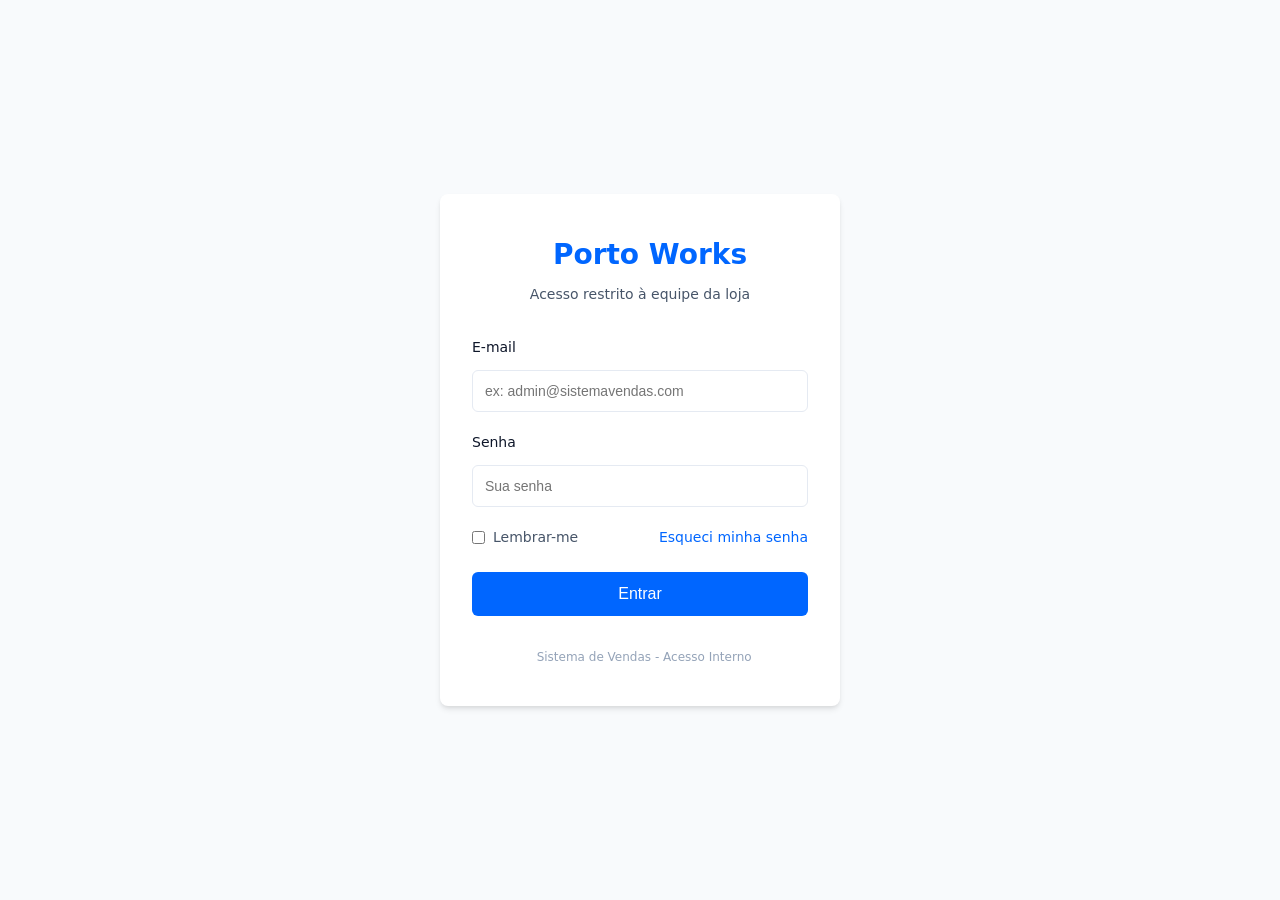
<file: frontend/index.html>
<!DOCTYPE html>
<html lang="pt-BR">
<head>
    <meta charset="UTF-8">
    <meta http-equiv="refresh" content="0; url=login.html">
    <title>Redirecionando...</title>
</head>
<body>
    <p>Redirecionando para o <a href="login.html">Login</a>...</p>
</body>
</html>
</file>
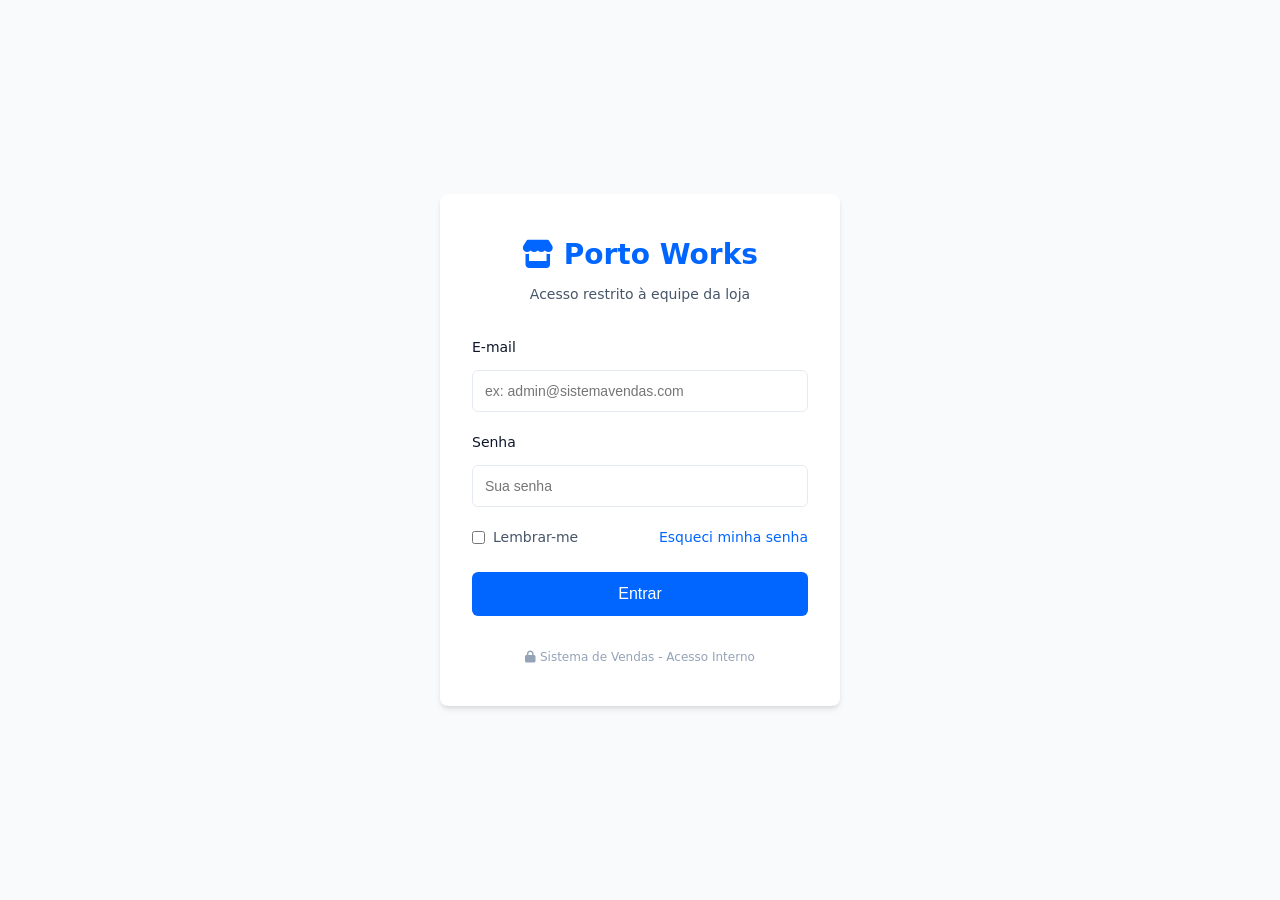
<file: frontend/login.html>
<!DOCTYPE html>
<html lang="pt-BR">
<head>
    <meta charset="UTF-8">
    <meta name="viewport" content="width=device-width, initial-scale=1.0">
    <title>Login - Sistema de Vendas</title>
    <!-- Use FontAwesome for icons like the rest of the project -->
    <link rel="stylesheet" href="https://cdnjs.cloudflare.com/ajax/libs/font-awesome/6.4.0/css/all.min.css">
    <link rel="stylesheet" href="css/main.css">
    <link rel="stylesheet" href="css/components.css">
    <style>
        body {
            display: flex;
            align-items: center;
            justify-content: center;
            height: 100vh;
            background-color: var(--bg-color);
            margin: 0;
            padding: 1rem;
        }
        .login-container {
            background-color: var(--card-bg);
            border-radius: var(--radius-lg);
            box-shadow: var(--shadow-md);
            width: 100%;
            max-width: 400px;
            padding: 2.5rem 2rem;
            text-align: center;
        }
        .login-header {
            margin-bottom: 2rem;
        }
        .login-header h1 {
            color: var(--primary-color);
            font-size: 1.75rem;
            margin-bottom: 0.5rem;
        }
        .login-header p {
            color: var(--text-secondary);
            font-size: 0.875rem;
        }
        .form-group {
            margin-bottom: 1.25rem;
            text-align: left;
        }
        .form-group label {
            display: block;
            margin-bottom: 0.5rem;
            color: var(--text-primary);
            font-weight: 500;
        }
        .form-control {
            width: 100%;
            padding: 0.75rem;
            border: 1px solid var(--border-color);
            border-radius: var(--radius-md);
            outline: none;
            transition: border-color var(--transition-speed);
        }
        .form-control:focus {
            border-color: var(--primary-color);
        }
        .login-options {
            display: flex;
            justify-content: space-between;
            align-items: center;
            margin-bottom: 1.5rem;
            font-size: 0.875rem;
        }
        .checkbox-group {
            display: flex;
            align-items: center;
            gap: 0.5rem;
            color: var(--text-secondary);
        }
        .forgot-password {
            color: var(--primary-color);
            text-decoration: none;
        }
        .forgot-password:hover {
            text-decoration: underline;
        }
        .btn-primary {
            width: 100%;
            padding: 0.75rem;
            font-size: 1rem;
        }
        .error-message {
            color: var(--danger-color);
            font-size: 0.875rem;
            margin-top: 1rem;
            display: none; /* Show when there is an error */
        }
        .internal-access-note {
            margin-top: 2rem;
            font-size: 0.75rem;
            color: var(--text-muted);
        }
    </style>
</head>
<body>

    <div class="login-container">
        <div class="login-header">
            <h1><i class="fas fa-store"></i> Porto Works</h1>
            <p>Acesso restrito à equipe da loja</p>
        </div>

        <!-- O form aponta temporariamente para o dashboard de forma visual -->
        <form action="pages/dashboard.html" method="GET">
            <div class="form-group">
                <label for="email">E-mail</label>
                <input type="email" id="email" class="form-control" placeholder="ex: admin@sistemavendas.com" required>
            </div>
            
            <div class="form-group">
                <label for="senha">Senha</label>
                <input type="password" id="senha" class="form-control" placeholder="Sua senha" required>
            </div>

            <div class="login-options">
                <label class="checkbox-group">
                    <input type="checkbox" name="lembrar">
                    Lembrar-me
                </label>
                <a href="#" class="forgot-password">Esqueci minha senha</a>
            </div>

            <button type="submit" class="btn btn-primary">Entrar</button>

            <!-- Espaço reservado para mensagem de erro no futuro -->
            <div class="error-message">
                E-mail ou senha incorretos.
            </div>
        </form>

        <div class="internal-access-note">
            <i class="fas fa-lock"></i> Sistema de Vendas - Acesso Interno
        </div>
    </div>

</body>
</html>
</file>
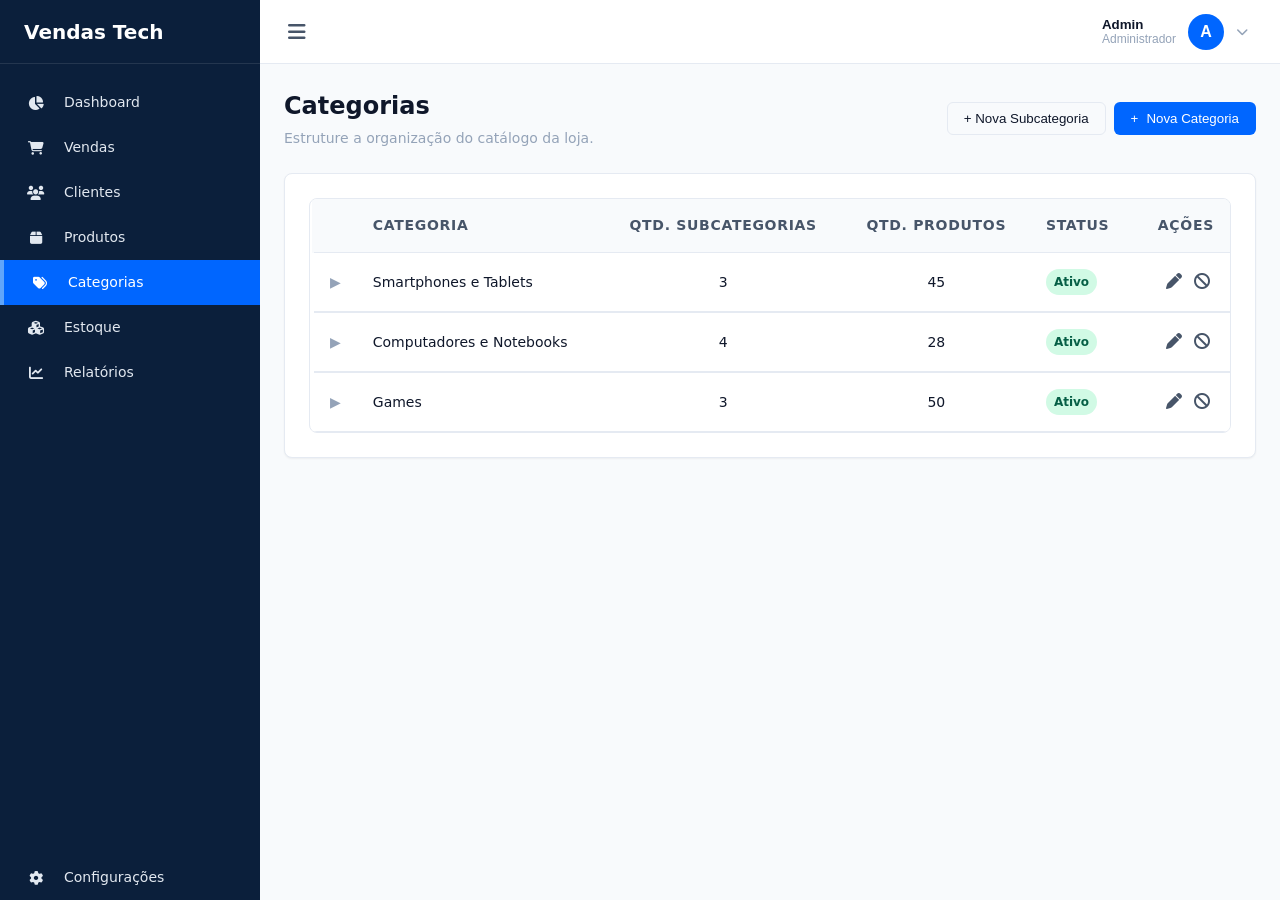
<file: frontend/pages/categorias.html>
<!DOCTYPE html>
<html lang="pt-BR">
<head>
    <meta charset="UTF-8">
    <meta name="viewport" content="width=device-width, initial-scale=1.0">
    <title>Categorias - Sistema de Vendas</title>
    <link rel="stylesheet" href="../css/main.css">
    <link rel="stylesheet" href="../css/layout.css">
    <link rel="stylesheet" href="../css/components.css">
    <link rel="stylesheet" href="../css/pages.css">
    <style>
        .category-row {
            cursor: pointer;
            background-color: var(--card-bg);
            border-left: 4px solid transparent;
            transition: all 0.2s;
        }
        .category-row:hover {
            border-left-color: var(--primary-color);
        }
        .subcategory-container {
            display: none;
            background-color: var(--bg-color);
            padding: 1rem 2rem;
            border-bottom: 1px solid var(--border-color);
        }
        .subcategory-container.show {
            display: block;
        }
        .subcat-list {
            margin-top: 0.5rem;
            list-style: none;
        }
        .subcat-list li {
            padding: 0.75rem;
            border-bottom: 1px dashed var(--border-color);
            display: flex;
            justify-content: space-between;
            align-items: center;
        }
        .subcat-list li:last-child {
            border-bottom: none;
        }
    </style>
    <link rel="stylesheet" href="https://cdnjs.cloudflare.com/ajax/libs/font-awesome/6.4.0/css/all.min.css">
</head>
<body>
    <div class="app-container">
        <!-- Sidebar -->
        <aside class="sidebar" id="sidebar">
            <div class="sidebar-header">
                <span>Vendas Tech</span>
            </div>
            <nav class="sidebar-nav">
                <ul>
                    <li><a href="dashboard.html" class="nav-item"><span class="nav-icon"><i class="fas fa-chart-pie"></i></span><span>Dashboard</span></a></li>
                    <li><a href="vendas.html" class="nav-item"><span class="nav-icon"><i class="fas fa-shopping-cart"></i></span><span>Vendas</span></a></li>
                    <li><a href="clientes.html" class="nav-item"><span class="nav-icon"><i class="fas fa-users"></i></span><span>Clientes</span></a></li>
                    <li><a href="produtos.html" class="nav-item"><span class="nav-icon"><i class="fas fa-box"></i></span><span>Produtos</span></a></li>
                    <li><a href="categorias.html" class="nav-item active"><span class="nav-icon"><i class="fas fa-tags"></i></span><span>Categorias</span></a></li>
                    <li><a href="estoque.html" class="nav-item"><span class="nav-icon"><i class="fas fa-cubes"></i></span><span>Estoque</span></a></li>
                    <li><a href="relatorios.html" class="nav-item"><span class="nav-icon"><i class="fas fa-chart-line"></i></span><span>Relatórios</span></a></li>
                </ul>
            </nav>
            <div class="sidebar-footer">
                <a href="configuracoes.html" class="nav-item"><span class="nav-icon"><i class="fas fa-cog"></i></span><span>Configurações</span></a>
            </div>
        </aside>

        <div class="main-content">
            <header class="top-header">
                <div class="header-left">
                    <button class="hamburger-btn" id="hamburger-btn" aria-label="Menu"><i class="fas fa-bars"></i></button>
                    <div class="header-title">Vendas Tech</div>
                </div>

                <div class="user-area">
                    <button class="user-trigger" id="user-trigger">
                        <div class="user-info">
                            <span class="user-name">Admin</span>
                            <span class="user-role">Administrador</span>
                        </div>
                        <div class="user-avatar">A</div>
                        <span style="font-size: 0.75rem; color: var(--text-muted);"><i class="fas fa-chevron-down"></i></span>
                    </button>
                    
                    <div class="user-dropdown" id="user-dropdown">
                        <a href="perfil.html" class="dropdown-item"><i class="fas fa-user"></i> Meu perfil</a>
                        <a href="configuracoes.html" class="dropdown-item"><i class="fas fa-cog"></i> Configurações</a>
                        <div class="dropdown-divider"></div>
                        <a href="../login.html" class="dropdown-item" style="color: var(--danger-color);"><i class="fas fa-sign-out-alt"></i> Sair</a>
                    </div>
                </div>
            </header>

            <main class="content-area">
                <div class="page-header">
                    <div>
                        <h1 class="page-title">Categorias</h1>
                        <p class="page-subtitle">Estruture a organização do catálogo da loja.</p>
                    </div>
                    <div style="display: flex; gap: 0.5rem;">
                        <button class="btn btn-outline" id="btn-nova-subcategoria">
                            + Nova Subcategoria
                        </button>
                        <button class="btn btn-primary" id="btn-nova-categoria">
                            <span>+</span> Nova Categoria
                        </button>
                    </div>
                </div>

                <div class="card">
                    <div class="table-container">
                        <table class="table" style="border-collapse: collapse;">
                            <thead>
                                <tr>
                                    <th style="width: 40px;"></th>
                                    <th>Categoria</th>
                                    <th class="text-center">Qtd. Subcategorias</th>
                                    <th class="text-center">Qtd. Produtos</th>
                                    <th>Status</th>
                                    <th class="text-right">Ações</th>
                                </tr>
                            </thead>
                            <tbody>
                                <!-- Categoria 1 -->
                                <tr class="category-row" onclick="toggleSub(this, 'subcat-1')">
                                    <td class="text-center" style="color: var(--text-muted);">▶</td>
                                    <td><div style="font-weight: 500;">Smartphones e Tablets</div></td>
                                    <td class="text-center">3</td>
                                    <td class="text-center">45</td>
                                    <td><span class="badge badge-success">Ativo</span></td>
                                    <td class="text-right">
                                        <button class="action-btn" title="Editar" onclick="event.stopPropagation();"><i class="fas fa-pen"></i></button>
                                        <button class="action-btn danger" title="Desativar" onclick="event.stopPropagation();"><i class="fas fa-ban"></i></button>
                                    </td>
                                </tr>
                                <tr>
                                    <td colspan="6" style="padding: 0;">
                                        <div class="subcategory-container" id="subcat-1">
                                            <h4 style="color: var(--text-secondary); font-size: 0.875rem;">Subcategorias</h4>
                                            <ul class="subcat-list">
                                                <li>
                                                    <span>Smartphones</span>
                                                    <span>
                                                        <span class="badge badge-success" style="margin-right: 1rem;">Ativo</span>
                                                        <button class="action-btn" title="Editar"><i class="fas fa-pen"></i></button>
                                                    </span>
                                                </li>
                                                <li>
                                                    <span>Tablets</span>
                                                    <span>
                                                        <span class="badge badge-success" style="margin-right: 1rem;">Ativo</span>
                                                        <button class="action-btn" title="Editar"><i class="fas fa-pen"></i></button>
                                                    </span>
                                                </li>
                                                <li>
                                                    <span>Acessórios Mobile</span>
                                                    <span>
                                                        <span class="badge badge-success" style="margin-right: 1rem;">Ativo</span>
                                                        <button class="action-btn" title="Editar"><i class="fas fa-pen"></i></button>
                                                    </span>
                                                </li>
                                            </ul>
                                        </div>
                                    </td>
                                </tr>

                                <!-- Categoria 2 -->
                                <tr class="category-row" onclick="toggleSub(this, 'subcat-2')">
                                    <td class="text-center" style="color: var(--text-muted);">▶</td>
                                    <td><div style="font-weight: 500;">Computadores e Notebooks</div></td>
                                    <td class="text-center">4</td>
                                    <td class="text-center">28</td>
                                    <td><span class="badge badge-success">Ativo</span></td>
                                    <td class="text-right">
                                        <button class="action-btn" title="Editar" onclick="event.stopPropagation();"><i class="fas fa-pen"></i></button>
                                        <button class="action-btn danger" title="Desativar" onclick="event.stopPropagation();"><i class="fas fa-ban"></i></button>
                                    </td>
                                </tr>
                                <tr>
                                    <td colspan="6" style="padding: 0;">
                                        <div class="subcategory-container" id="subcat-2">
                                            <h4 style="color: var(--text-secondary); font-size: 0.875rem;">Subcategorias</h4>
                                            <ul class="subcat-list">
                                                <li>
                                                    <span>Notebooks</span>
                                                    <span>
                                                        <span class="badge badge-success" style="margin-right: 1rem;">Ativo</span>
                                                        <button class="action-btn" title="Editar"><i class="fas fa-pen"></i></button>
                                                    </span>
                                                </li>
                                                <li>
                                                    <span>PCs Gamer</span>
                                                    <span>
                                                        <span class="badge badge-success" style="margin-right: 1rem;">Ativo</span>
                                                        <button class="action-btn" title="Editar"><i class="fas fa-pen"></i></button>
                                                    </span>
                                                </li>
                                            </ul>
                                        </div>
                                    </td>
                                </tr>
                                
                                <!-- Categoria 3 -->
                                <tr class="category-row" onclick="toggleSub(this, 'subcat-3')">
                                    <td class="text-center" style="color: var(--text-muted);">▶</td>
                                    <td><div style="font-weight: 500;">Games</div></td>
                                    <td class="text-center">3</td>
                                    <td class="text-center">50</td>
                                    <td><span class="badge badge-success">Ativo</span></td>
                                    <td class="text-right">
                                        <button class="action-btn" title="Editar" onclick="event.stopPropagation();"><i class="fas fa-pen"></i></button>
                                        <button class="action-btn danger" title="Desativar" onclick="event.stopPropagation();"><i class="fas fa-ban"></i></button>
                                    </td>
                                </tr>
                                <tr>
                                    <td colspan="6" style="padding: 0;">
                                        <div class="subcategory-container" id="subcat-3">
                                            <h4 style="color: var(--text-secondary); font-size: 0.875rem;">Subcategorias</h4>
                                            <ul class="subcat-list">
                                                <li>
                                                    <span>Consoles</span>
                                                    <span>
                                                        <span class="badge badge-success" style="margin-right: 1rem;">Ativo</span>
                                                        <button class="action-btn" title="Editar"><i class="fas fa-pen"></i></button>
                                                    </span>
                                                </li>
                                                <li>
                                                    <span>Jogos Mídia Física</span>
                                                    <span>
                                                        <span class="badge badge-success" style="margin-right: 1rem;">Ativo</span>
                                                        <button class="action-btn" title="Editar"><i class="fas fa-pen"></i></button>
                                                    </span>
                                                </li>
                                                <li>
                                                    <span>Acessórios para Games</span>
                                                    <span>
                                                        <span class="badge badge-success" style="margin-right: 1rem;">Ativo</span>
                                                        <button class="action-btn" title="Editar"><i class="fas fa-pen"></i></button>
                                                    </span>
                                                </li>
                                            </ul>
                                        </div>
                                    </td>
                                </tr>
                            </tbody>
                        </table>
                    </div>
                </div>
            </main>
        </div>
    </div>
    
    <!-- Modal Nova Categoria -->
    <div class="modal-overlay" id="modal-categoria">
        <div class="modal-content" style="max-width: 400px;">
            <div class="modal-header">
                <h3 class="modal-title">Nova Categoria</h3>
                <button class="close-btn" onclick="document.getElementById('modal-categoria').classList.remove('show')">&times;</button>
            </div>
            <div class="modal-body">
                <div class="form-group">
                    <label class="form-label">Nome da Categoria</label>
                    <input type="text" class="form-control" placeholder="Ex: Colecionáveis">
                </div>
                <div class="form-group">
                    <label class="form-label">Descrição</label>
                    <textarea class="form-control" rows="2"></textarea>
                </div>
                <div class="form-group">
                    <label class="form-label">Status</label>
                    <select class="form-control">
                        <option value="1">Ativo</option>
                        <option value="0">Inativo</option>
                    </select>
                </div>
            </div>
            <div class="modal-footer">
                <button class="btn btn-outline" onclick="document.getElementById('modal-categoria').classList.remove('show')">Cancelar</button>
                <button class="btn btn-primary">Salvar</button>
            </div>
        </div>
    </div>

    <!-- Modal Nova Subcategoria -->
    <div class="modal-overlay" id="modal-subcategoria">
        <div class="modal-content" style="max-width: 400px;">
            <div class="modal-header">
                <h3 class="modal-title">Nova Subcategoria</h3>
                <button class="close-btn" onclick="document.getElementById('modal-subcategoria').classList.remove('show')">&times;</button>
            </div>
            <div class="modal-body">
                <div class="form-group">
                    <label class="form-label">Categoria Mãe</label>
                    <select class="form-control">
                        <option>Smartphones e Tablets</option>
                        <option>Computadores e Notebooks</option>
                        <option>Games</option>
                    </select>
                </div>
                <div class="form-group">
                    <label class="form-label">Nome da Subcategoria</label>
                    <input type="text" class="form-control" placeholder="Ex: Action Figures">
                </div>
                <div class="form-group">
                    <label class="form-label">Status</label>
                    <select class="form-control">
                        <option value="1">Ativo</option>
                        <option value="0">Inativo</option>
                    </select>
                </div>
            </div>
            <div class="modal-footer">
                <button class="btn btn-outline" onclick="document.getElementById('modal-subcategoria').classList.remove('show')">Cancelar</button>
                <button class="btn btn-primary">Salvar</button>
            </div>
        </div>
    </div>

    <script src="../js/main.js"></script>
    <script>
        function toggleSub(row, id) {
            const sub = document.getElementById(id);
            sub.classList.toggle('show');
            const arrow = row.querySelector('td:first-child');
            if(sub.classList.contains('show')) {
                arrow.innerHTML = '<i class="fas fa-chevron-down"></i>';
            } else {
                arrow.innerHTML = '▶';
            }
        }
        
        document.getElementById('btn-nova-categoria').addEventListener('click', () => {
            document.getElementById('modal-categoria').classList.add('show');
        });
        
        document.getElementById('btn-nova-subcategoria').addEventListener('click', () => {
            document.getElementById('modal-subcategoria').classList.add('show');
        });
    </script>
</body>
</html>
</file>
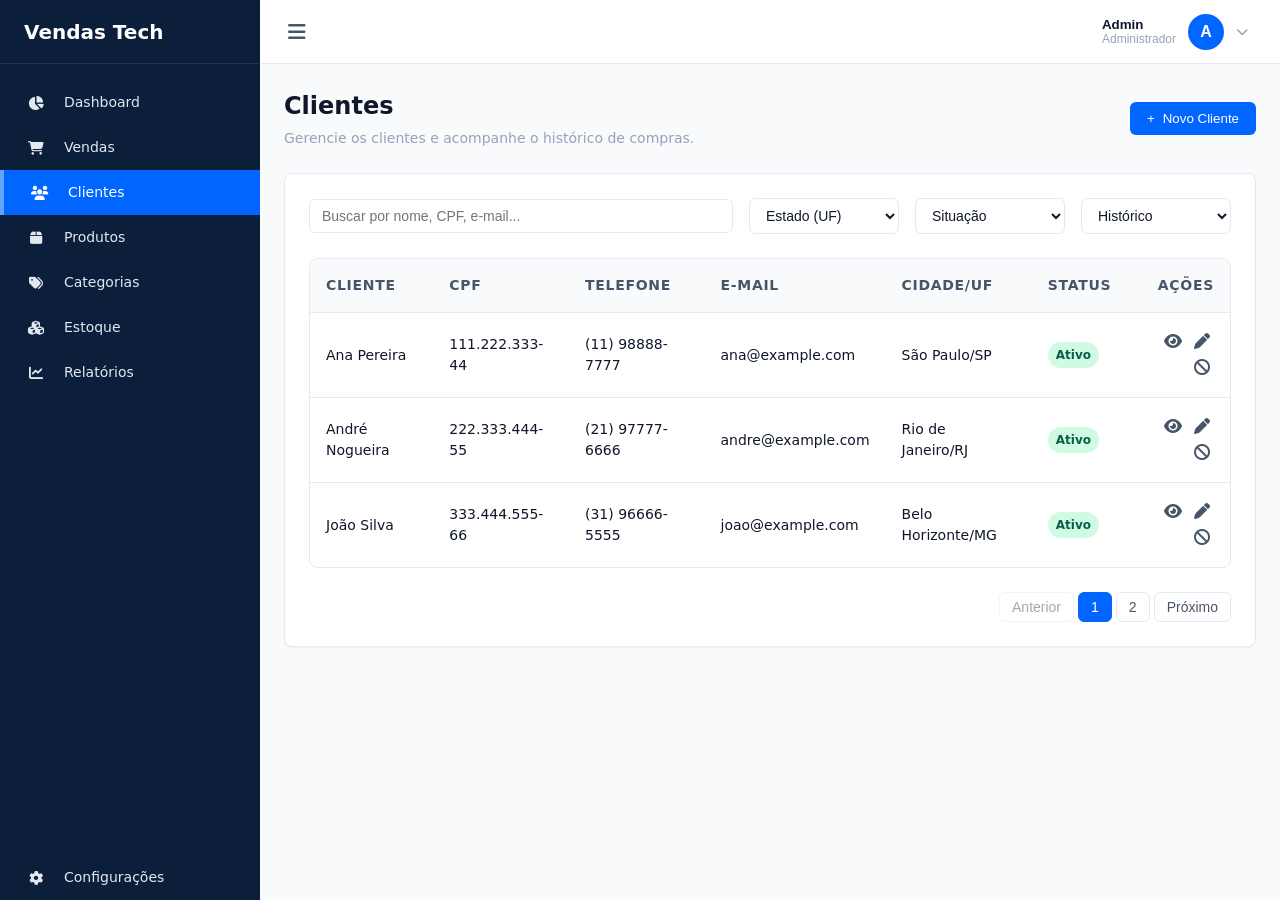
<file: frontend/pages/clientes.html>
<!DOCTYPE html>
<html lang="pt-BR">
<head>
    <meta charset="UTF-8">
    <meta name="viewport" content="width=device-width, initial-scale=1.0">
    <title>Clientes - Sistema de Vendas</title>
    <link rel="stylesheet" href="../css/main.css">
    <link rel="stylesheet" href="../css/layout.css">
    <link rel="stylesheet" href="../css/components.css">
    <link rel="stylesheet" href="../css/pages.css">
    <link rel="stylesheet" href="https://cdnjs.cloudflare.com/ajax/libs/font-awesome/6.4.0/css/all.min.css">
</head>
<body>
    <div class="app-container">
        <!-- Sidebar -->
        <aside class="sidebar" id="sidebar">
            <div class="sidebar-header">
                <span>Vendas Tech</span>
            </div>
            <nav class="sidebar-nav">
                <ul>
                    <li><a href="dashboard.html" class="nav-item"><span class="nav-icon"><i class="fas fa-chart-pie"></i></span><span>Dashboard</span></a></li>
                    <li><a href="vendas.html" class="nav-item"><span class="nav-icon"><i class="fas fa-shopping-cart"></i></span><span>Vendas</span></a></li>
                    <li><a href="clientes.html" class="nav-item active"><span class="nav-icon"><i class="fas fa-users"></i></span><span>Clientes</span></a></li>
                    <li><a href="produtos.html" class="nav-item"><span class="nav-icon"><i class="fas fa-box"></i></span><span>Produtos</span></a></li>
                    <li><a href="categorias.html" class="nav-item"><span class="nav-icon"><i class="fas fa-tags"></i></span><span>Categorias</span></a></li>
                    <li><a href="estoque.html" class="nav-item"><span class="nav-icon"><i class="fas fa-cubes"></i></span><span>Estoque</span></a></li>
                    <li><a href="relatorios.html" class="nav-item"><span class="nav-icon"><i class="fas fa-chart-line"></i></span><span>Relatórios</span></a></li>
                </ul>
            </nav>
            <div class="sidebar-footer">
                <a href="configuracoes.html" class="nav-item"><span class="nav-icon"><i class="fas fa-cog"></i></span><span>Configurações</span></a>
            </div>
        </aside>

        <div class="main-content">
            <header class="top-header">
                <div class="header-left">
                    <button class="hamburger-btn" id="hamburger-btn" aria-label="Menu"><i class="fas fa-bars"></i></button>
                    <div class="header-title">Vendas Tech</div>
                </div>

                <div class="user-area">
                    <button class="user-trigger" id="user-trigger">
                        <div class="user-info">
                            <span class="user-name">Admin</span>
                            <span class="user-role">Administrador</span>
                        </div>
                        <div class="user-avatar">A</div>
                        <span style="font-size: 0.75rem; color: var(--text-muted);"><i class="fas fa-chevron-down"></i></span>
                    </button>
                    
                    <div class="user-dropdown" id="user-dropdown">
                        <a href="perfil.html" class="dropdown-item"><i class="fas fa-user"></i> Meu perfil</a>
                        <a href="configuracoes.html" class="dropdown-item"><i class="fas fa-cog"></i> Configurações</a>
                        <div class="dropdown-divider"></div>
                        <a href="../login.html" class="dropdown-item" style="color: var(--danger-color);"><i class="fas fa-sign-out-alt"></i> Sair</a>
                    </div>
                </div>
            </header>

            <main class="content-area">
                <div class="page-header">
                    <div>
                        <h1 class="page-title">Clientes</h1>
                        <p class="page-subtitle">Gerencie os clientes e acompanhe o histórico de compras.</p>
                    </div>
                    <button class="btn btn-primary" id="btn-novo-cliente">
                        <span>+</span> Novo Cliente
                    </button>
                </div>

                <div class="card">
                    <div class="filters-bar">
                        <input type="text" class="form-control search-input" placeholder="Buscar por nome, CPF, e-mail...">
                        <select class="form-control">
                            <option value="">Estado (UF)</option>
                            <option value="SP">São Paulo</option>
                            <option value="RJ">Rio de Janeiro</option>
                            <option value="MG">Minas Gerais</option>
                        </select>
                        <select class="form-control">
                            <option value="">Situação</option>
                            <option value="1">Ativo</option>
                            <option value="0">Inativo</option>
                        </select>
                        <select class="form-control">
                            <option value="">Histórico</option>
                            <option value="com_compras">Com compras</option>
                            <option value="sem_compras">Sem compras</option>
                        </select>
                    </div>

                    <div class="table-container">
                        <table class="table">
                            <thead>
                                <tr>
                                    <th>Cliente</th>
                                    <th>CPF</th>
                                    <th>Telefone</th>
                                    <th>E-mail</th>
                                    <th>Cidade/UF</th>
                                    <th>Status</th>
                                    <th class="text-right">Ações</th>
                                </tr>
                            </thead>
                            <tbody>
                                <tr>
                                    <td>
                                        <div style="font-weight: 500;">Ana Pereira</div>
                                    </td>
                                    <td>111.222.333-44</td>
                                    <td>(11) 98888-7777</td>
                                    <td>ana@example.com</td>
                                    <td>São Paulo/SP</td>
                                    <td><span class="badge badge-success">Ativo</span></td>
                                    <td class="text-right">
                                        <button class="action-btn btn-view-cliente" title="Visualizar"><i class="fas fa-eye"></i></button>
                                        <button class="action-btn" title="Editar"><i class="fas fa-pen"></i></button>
                                        <button class="action-btn danger" title="Desativar"><i class="fas fa-ban"></i></button>
                                    </td>
                                </tr>
                                <tr>
                                    <td>
                                        <div style="font-weight: 500;">André Nogueira</div>
                                    </td>
                                    <td>222.333.444-55</td>
                                    <td>(21) 97777-6666</td>
                                    <td>andre@example.com</td>
                                    <td>Rio de Janeiro/RJ</td>
                                    <td><span class="badge badge-success">Ativo</span></td>
                                    <td class="text-right">
                                        <button class="action-btn btn-view-cliente" title="Visualizar"><i class="fas fa-eye"></i></button>
                                        <button class="action-btn" title="Editar"><i class="fas fa-pen"></i></button>
                                        <button class="action-btn danger" title="Desativar"><i class="fas fa-ban"></i></button>
                                    </td>
                                </tr>
                                <tr>
                                    <td>
                                        <div style="font-weight: 500;">João Silva</div>
                                    </td>
                                    <td>333.444.555-66</td>
                                    <td>(31) 96666-5555</td>
                                    <td>joao@example.com</td>
                                    <td>Belo Horizonte/MG</td>
                                    <td><span class="badge badge-success">Ativo</span></td>
                                    <td class="text-right">
                                        <button class="action-btn btn-view-cliente" title="Visualizar"><i class="fas fa-eye"></i></button>
                                        <button class="action-btn" title="Editar"><i class="fas fa-pen"></i></button>
                                        <button class="action-btn danger" title="Desativar"><i class="fas fa-ban"></i></button>
                                    </td>
                                </tr>
                            </tbody>
                        </table>
                    </div>

                    <div class="pagination">
                        <button class="page-btn" disabled>Anterior</button>
                        <button class="page-btn active">1</button>
                        <button class="page-btn">2</button>
                        <button class="page-btn">Próximo</button>
                    </div>
                </div>
            </main>
        </div>
    </div>

    <!-- Modal Novo Cliente -->
    <div class="modal-overlay" id="modal-cliente">
        <div class="modal-content">
            <div class="modal-header">
                <h3 class="modal-title">Novo Cliente</h3>
                <button class="close-btn close-modal-cliente">&times;</button>
            </div>
            <div class="modal-body">
                <form>
                    <div style="display: grid; grid-template-columns: 1fr 1fr; gap: 1rem;">
                        <div class="form-group" style="grid-column: span 2;">
                            <label class="form-label">Nome Completo</label>
                            <input type="text" class="form-control" placeholder="Ex: Maria da Silva">
                        </div>
                        <div class="form-group">
                            <label class="form-label">CPF</label>
                            <input type="text" class="form-control" placeholder="000.000.000-00">
                        </div>
                        <div class="form-group">
                            <label class="form-label">Telefone</label>
                            <input type="text" class="form-control" placeholder="(00) 00000-0000">
                        </div>
                        <div class="form-group" style="grid-column: span 2;">
                            <label class="form-label">E-mail</label>
                            <input type="email" class="form-control" placeholder="email@exemplo.com">
                        </div>
                        <div class="form-group" style="grid-column: span 2;">
                            <label class="form-label">Endereço</label>
                            <input type="text" class="form-control">
                        </div>
                        <div class="form-group">
                            <label class="form-label">Cidade</label>
                            <input type="text" class="form-control">
                        </div>
                        <div class="form-group">
                            <label class="form-label">Estado</label>
                            <input type="text" class="form-control" placeholder="UF">
                        </div>
                    </div>
                </form>
            </div>
            <div class="modal-footer">
                <button class="btn btn-outline close-modal-cliente">Cancelar</button>
                <button class="btn btn-primary">Salvar Cliente</button>
            </div>
        </div>
    </div>

    <!-- Modal Detalhes do Cliente -->
    <div class="modal-overlay" id="modal-view-cliente">
        <div class="modal-content" style="max-width: 800px;">
            <div class="modal-header">
                <h3 class="modal-title">Detalhes do Cliente</h3>
                <button class="close-btn" id="close-view-cliente">&times;</button>
            </div>
            <div class="modal-body">
                <div style="display: grid; grid-template-columns: 1fr 1fr; gap: 2rem;">
                    <div>
                        <h4 style="margin-bottom: 1rem; color: var(--text-secondary);">Informações</h4>
                        <p><strong>Nome:</strong> Ana Pereira</p>
                        <p><strong>CPF:</strong> 111.222.333-44</p>
                        <p><strong>Telefone:</strong> (11) 98888-7777</p>
                        <p><strong>E-mail:</strong> ana@example.com</p>
                        <p><strong>Endereço:</strong> Rua das Flores, 123</p>
                        <p><strong>Local:</strong> São Paulo/SP</p>
                        <p><strong>Cadastro:</strong> 05/10/2026</p>
                        <p><strong>Status:</strong> <span class="badge badge-success">Ativo</span></p>
                    </div>
                    <div>
                        <h4 style="margin-bottom: 1rem; color: var(--text-secondary);">Resumo</h4>
                        <div style="display: grid; grid-template-columns: 1fr 1fr; gap: 1rem;">
                            <div class="card" style="padding: 1rem;">
                                <div style="font-size: 0.75rem; color: var(--text-muted);">Compras</div>
                                <div style="font-size: 1.25rem; font-weight: bold;">3</div>
                            </div>
                            <div class="card" style="padding: 1rem;">
                                <div style="font-size: 0.75rem; color: var(--text-muted);">Total Gasto</div>
                                <div style="font-size: 1.25rem; font-weight: bold; color: var(--primary-color);">R$ 13.659,60</div>
                            </div>
                            <div class="card" style="padding: 1rem;">
                                <div style="font-size: 0.75rem; color: var(--text-muted);">Ticket Médio</div>
                                <div style="font-size: 1.25rem; font-weight: bold;">R$ 4.553,20</div>
                            </div>
                            <div class="card" style="padding: 1rem;">
                                <div style="font-size: 0.75rem; color: var(--text-muted);">Última Compra</div>
                                <div style="font-size: 1.1rem; font-weight: bold;">05/10/2026</div>
                            </div>
                        </div>
                    </div>
                </div>
                
                <h4 style="margin-top: 2rem; margin-bottom: 1rem; color: var(--text-secondary);">Histórico de Compras</h4>
                <div class="table-container">
                    <table class="table">
                        <thead>
                            <tr>
                                <th>Venda</th>
                                <th>Data</th>
                                <th>Status</th>
                                <th class="text-right">Total</th>
                            </tr>
                        </thead>
                        <tbody>
                            <tr>
                                <td>#0045</td>
                                <td>05/10/2026</td>
                                <td><span class="badge badge-success">Aberta</span></td>
                                <td class="text-right">R$ 13.659,60</td>
                            </tr>
                        </tbody>
                    </table>
                </div>
            </div>
            <div class="modal-footer">
                <button class="btn btn-outline" id="btn-close-view-cliente">Fechar</button>
            </div>
        </div>
    </div>
    
    <script src="../js/main.js"></script>
    <script src="../js/clientes.js"></script>
</body>
</html>
</file>
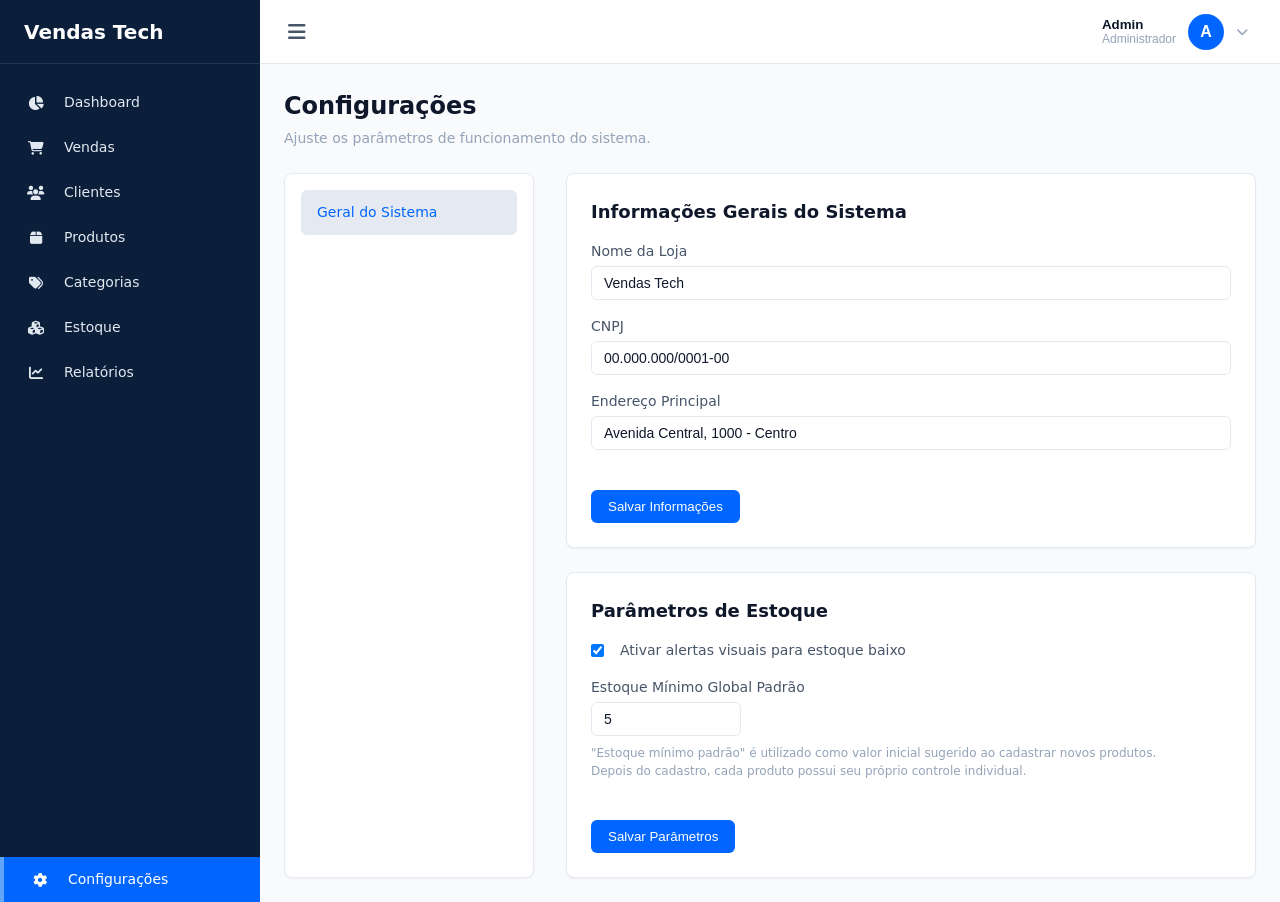
<file: frontend/pages/configuracoes.html>
<!DOCTYPE html>
<html lang="pt-BR">
<head>
    <meta charset="UTF-8">
    <meta name="viewport" content="width=device-width, initial-scale=1.0">
    <title>Configurações - Sistema de Vendas</title>
    <link rel="stylesheet" href="../css/main.css">
    <link rel="stylesheet" href="../css/layout.css">
    <link rel="stylesheet" href="../css/components.css">
    <link rel="stylesheet" href="../css/pages.css">
    <style>
        .settings-nav {
            display: flex;
            flex-direction: column;
            gap: 0.5rem;
        }
        .settings-nav a {
            padding: 0.75rem 1rem;
            border-radius: var(--radius-md);
            color: var(--text-secondary);
            font-weight: 500;
            transition: 0.2s;
        }
        .settings-nav a:hover {
            background-color: var(--bg-color);
            color: var(--text-primary);
        }
        .settings-nav a.active {
            background-color: #E5EAF2; /* Porto Works light gray */
            color: var(--primary-color);
        }
    </style>
    <link rel="stylesheet" href="https://cdnjs.cloudflare.com/ajax/libs/font-awesome/6.4.0/css/all.min.css">
</head>
<body>
    <div class="app-container">
        <!-- Sidebar -->
        <aside class="sidebar" id="sidebar">
            <div class="sidebar-header">
                <span>Vendas Tech</span>
            </div>
            <nav class="sidebar-nav">
                <ul>
                    <li><a href="dashboard.html" class="nav-item"><span class="nav-icon"><i class="fas fa-chart-pie"></i></span><span>Dashboard</span></a></li>
                    <li><a href="vendas.html" class="nav-item"><span class="nav-icon"><i class="fas fa-shopping-cart"></i></span><span>Vendas</span></a></li>
                    <li><a href="clientes.html" class="nav-item"><span class="nav-icon"><i class="fas fa-users"></i></span><span>Clientes</span></a></li>
                    <li><a href="produtos.html" class="nav-item"><span class="nav-icon"><i class="fas fa-box"></i></span><span>Produtos</span></a></li>
                    <li><a href="categorias.html" class="nav-item"><span class="nav-icon"><i class="fas fa-tags"></i></span><span>Categorias</span></a></li>
                    <li><a href="estoque.html" class="nav-item"><span class="nav-icon"><i class="fas fa-cubes"></i></span><span>Estoque</span></a></li>
                    <li><a href="relatorios.html" class="nav-item"><span class="nav-icon"><i class="fas fa-chart-line"></i></span><span>Relatórios</span></a></li>
                </ul>
            </nav>
            <div class="sidebar-footer">
                <a href="configuracoes.html" class="nav-item active"><span class="nav-icon"><i class="fas fa-cog"></i></span><span>Configurações</span></a>
            </div>
        </aside>

        <div class="main-content">
            <header class="top-header">
                <div class="header-left">
                    <button class="hamburger-btn" id="hamburger-btn" aria-label="Menu"><i class="fas fa-bars"></i></button>
                    <div class="header-title">Vendas Tech</div>
                </div>

                <div class="user-area">
                    <button class="user-trigger" id="user-trigger">
                        <div class="user-info">
                            <span class="user-name">Admin</span>
                            <span class="user-role">Administrador</span>
                        </div>
                        <div class="user-avatar">A</div>
                        <span style="font-size: 0.75rem; color: var(--text-muted);"><i class="fas fa-chevron-down"></i></span>
                    </button>
                    
                    <div class="user-dropdown" id="user-dropdown">
                        <a href="perfil.html" class="dropdown-item"><i class="fas fa-user"></i> Meu perfil</a>
                        <a href="configuracoes.html" class="dropdown-item"><i class="fas fa-cog"></i> Configurações</a>
                        <div class="dropdown-divider"></div>
                        <a href="../login.html" class="dropdown-item" style="color: var(--danger-color);"><i class="fas fa-sign-out-alt"></i> Sair</a>
                    </div>
                </div>
            </header>

            <main class="content-area">
                <div class="page-header">
                    <div>
                        <h1 class="page-title">Configurações</h1>
                        <p class="page-subtitle">Ajuste os parâmetros de funcionamento do sistema.</p>
                    </div>
                </div>

                <div style="display: grid; grid-template-columns: 250px 1fr; gap: 2rem;">
                    
                    <div class="card" style="padding: 1rem;">
                        <nav class="settings-nav">
                            <a href="#" class="active">Geral do Sistema</a>
                        </nav>
                    </div>

                    <div style="display: flex; flex-direction: column; gap: 1.5rem;">
                        <div class="card">
                            <h3 class="section-title">Informações Gerais do Sistema</h3>
                            <div class="form-group">
                                <label class="form-label">Nome da Loja</label>
                                <input type="text" class="form-control" value="Vendas Tech">
                            </div>
                            <div class="form-group">
                                <label class="form-label">CNPJ</label>
                                <input type="text" class="form-control" value="00.000.000/0001-00">
                            </div>
                            <div class="form-group">
                                <label class="form-label">Endereço Principal</label>
                                <input type="text" class="form-control" value="Avenida Central, 1000 - Centro">
                            </div>
                            <div style="margin-top: 1.5rem;">
                                <button class="btn btn-primary">Salvar Informações</button>
                            </div>
                        </div>

                        <div class="card">
                            <h3 class="section-title">Parâmetros de Estoque</h3>
                            <div style="display: flex; align-items: center; gap: 1rem; margin-bottom: 1rem;">
                                <input type="checkbox" id="alerta-estoque" checked>
                                <label for="alerta-estoque" class="form-label" style="margin: 0;">Ativar alertas visuais para estoque baixo</label>
                            </div>
                            <div class="form-group">
                                <label class="form-label">Estoque Mínimo Global Padrão</label>
                                <input type="number" class="form-control" value="5" style="max-width: 100px;">
                                <p style="font-size: 0.75rem; color: var(--text-muted); margin-top: 0.25rem;">"Estoque mínimo padrão" é utilizado como valor inicial sugerido ao cadastrar novos produtos.<br>Depois do cadastro, cada produto possui seu próprio controle individual.</p>
                            </div>
                            <div style="margin-top: 1.5rem;">
                                <button class="btn btn-primary">Salvar Parâmetros</button>
                            </div>
                        </div>
                    </div>
                </div>

            </main>
        </div>
    </div>
    
    <script src="../js/main.js"></script>
</body>
</html>
</file>
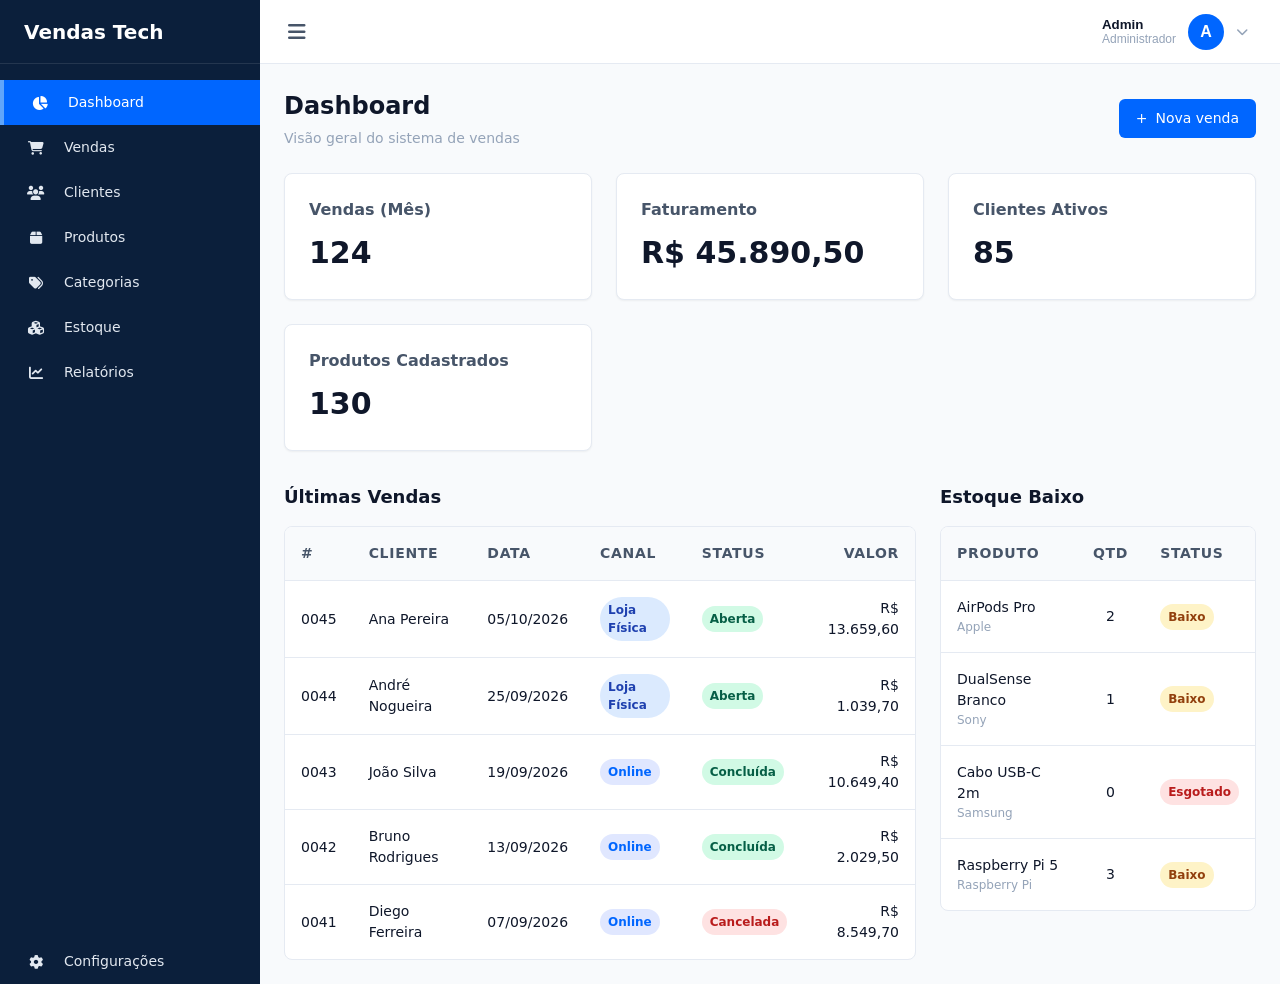
<file: frontend/pages/dashboard.html>
<!DOCTYPE html>
<html lang="pt-BR">
<head>
    <meta charset="UTF-8">
    <meta name="viewport" content="width=device-width, initial-scale=1.0">
    <title>Dashboard - Sistema de Vendas</title>
    <link rel="stylesheet" href="../css/main.css">
    <link rel="stylesheet" href="../css/layout.css">
    <link rel="stylesheet" href="../css/components.css">
    <link rel="stylesheet" href="../css/pages.css">
    <!-- Simple Icons for this first version without dependencies -->
    <link rel="stylesheet" href="https://cdnjs.cloudflare.com/ajax/libs/font-awesome/6.4.0/css/all.min.css">
</head>
<body>
    <div class="app-container">
        
        <!-- Sidebar -->
        <aside class="sidebar" id="sidebar">
            <div class="sidebar-header">
                <span>Vendas Tech</span>
            </div>
            <nav class="sidebar-nav">
                <ul>
                    <li><a href="dashboard.html" class="nav-item active"><span class="nav-icon"><i class="fas fa-chart-pie"></i></span><span>Dashboard</span></a></li>
                    <li><a href="vendas.html" class="nav-item"><span class="nav-icon"><i class="fas fa-shopping-cart"></i></span><span>Vendas</span></a></li>
                    <li><a href="clientes.html" class="nav-item"><span class="nav-icon"><i class="fas fa-users"></i></span><span>Clientes</span></a></li>
                    <li><a href="produtos.html" class="nav-item"><span class="nav-icon"><i class="fas fa-box"></i></span><span>Produtos</span></a></li>
                    <li><a href="categorias.html" class="nav-item"><span class="nav-icon"><i class="fas fa-tags"></i></span><span>Categorias</span></a></li>
                    <li><a href="estoque.html" class="nav-item"><span class="nav-icon"><i class="fas fa-cubes"></i></span><span>Estoque</span></a></li>
                    <li><a href="relatorios.html" class="nav-item"><span class="nav-icon"><i class="fas fa-chart-line"></i></span><span>Relatórios</span></a></li>
                </ul>
            </nav>
            <div class="sidebar-footer">
                <a href="configuracoes.html" class="nav-item"><span class="nav-icon"><i class="fas fa-cog"></i></span><span>Configurações</span></a>
            </div>
        </aside>

        <!-- Main Content -->
        <div class="main-content">
            <!-- Header -->
            <header class="top-header">
                <div class="header-left">
                    <button class="hamburger-btn" id="hamburger-btn" aria-label="Menu">
                        <i class="fas fa-bars"></i>
                    </button>
                    <div class="header-title">Vendas Tech</div>
                </div>

                <div class="user-area">
                    <button class="user-trigger" id="user-trigger">
                        <div class="user-info">
                            <span class="user-name">Admin</span>
                            <span class="user-role">Administrador</span>
                        </div>
                        <div class="user-avatar">A</div>
                        <span style="font-size: 0.75rem; color: var(--text-muted);"><i class="fas fa-chevron-down"></i></span>
                    </button>
                    
                    <div class="user-dropdown" id="user-dropdown">
                        <a href="perfil.html" class="dropdown-item"><i class="fas fa-user"></i> Meu perfil</a>
                        <a href="configuracoes.html" class="dropdown-item"><i class="fas fa-cog"></i> Configurações</a>
                        <div class="dropdown-divider"></div>
                        <a href="../login.html" class="dropdown-item" style="color: var(--danger-color);"><i class="fas fa-sign-out-alt"></i> Sair</a>
                    </div>
                </div>
            </header>

            <!-- Content Area -->
            <main class="content-area">
                <div class="page-header">
                    <div>
                        <h1 class="page-title">Dashboard</h1>
                        <p class="page-subtitle">Visão geral do sistema de vendas</p>
                    </div>
                    <a href="nova-venda.html" class="btn btn-primary">
                        <span>+</span> Nova venda
                    </a>
                </div>

                <!-- Cards -->
                <div class="dashboard-grid">
                    <div class="card">
                        <div class="card-title">Vendas (Mês)</div>
                        <div class="card-value">124</div>
                    </div>
                    <div class="card">
                        <div class="card-title">Faturamento</div>
                        <div class="card-value">R$ 45.890,50</div>
                    </div>
                    <div class="card">
                        <div class="card-title">Clientes Ativos</div>
                        <div class="card-value">85</div>
                    </div>
                    <div class="card">
                        <div class="card-title">Produtos Cadastrados</div>
                        <div class="card-value">130</div>
                    </div>
                </div>

                <!-- Tables Section -->
                <div class="dashboard-tables">
                    <!-- Últimas Vendas -->
                    <div>
                        <h2 class="section-title">Últimas Vendas</h2>
                        <div class="table-container">
                            <table class="table">
                                <thead>
                                    <tr>
                                        <th>#</th>
                                        <th>Cliente</th>
                                        <th>Data</th>
                                        <th>Canal</th>
                                        <th>Status</th>
                                        <th class="text-right">Valor</th>
                                    </tr>
                                </thead>
                                <tbody>
                                    <tr>
                                        <td>0045</td>
                                        <td>Ana Pereira</td>
                                        <td>05/10/2026</td>
                                        <td><span class="badge badge-info">Loja Física</span></td>
                                        <td><span class="badge badge-success">Aberta</span></td>
                                        <td class="text-right">R$ 13.659,60</td>
                                    </tr>
                                    <tr>
                                        <td>0044</td>
                                        <td>André Nogueira</td>
                                        <td>25/09/2026</td>
                                        <td><span class="badge badge-info">Loja Física</span></td>
                                        <td><span class="badge badge-success">Aberta</span></td>
                                        <td class="text-right">R$ 1.039,70</td>
                                    </tr>
                                    <tr>
                                        <td>0043</td>
                                        <td>João Silva</td>
                                        <td>19/09/2026</td>
                                        <td><span class="badge badge-primary" style="background:#e0e7ff; color:var(--primary-color)">Online</span></td>
                                        <td><span class="badge badge-success">Concluída</span></td>
                                        <td class="text-right">R$ 10.649,40</td>
                                    </tr>
                                    <tr>
                                        <td>0042</td>
                                        <td>Bruno Rodrigues</td>
                                        <td>13/09/2026</td>
                                        <td><span class="badge badge-primary" style="background:#e0e7ff; color:var(--primary-color)">Online</span></td>
                                        <td><span class="badge badge-success">Concluída</span></td>
                                        <td class="text-right">R$ 2.029,50</td>
                                    </tr>
                                    <tr>
                                        <td>0041</td>
                                        <td>Diego Ferreira</td>
                                        <td>07/09/2026</td>
                                        <td><span class="badge badge-primary" style="background:#e0e7ff; color:var(--primary-color)">Online</span></td>
                                        <td><span class="badge badge-danger">Cancelada</span></td>
                                        <td class="text-right">R$ 8.549,70</td>
                                    </tr>
                                </tbody>
                            </table>
                        </div>
                    </div>

                    <!-- Estoque Baixo -->
                    <div>
                        <h2 class="section-title">Estoque Baixo</h2>
                        <div class="table-container">
                            <table class="table">
                                <thead>
                                    <tr>
                                        <th>Produto</th>
                                        <th class="text-center">Qtd</th>
                                        <th>Status</th>
                                    </tr>
                                </thead>
                                <tbody>
                                    <tr>
                                        <td>
                                            <div style="font-weight: 500;">AirPods Pro</div>
                                            <div style="font-size: 0.75rem; color: var(--text-muted);">Apple</div>
                                        </td>
                                        <td class="text-center">2</td>
                                        <td><span class="badge badge-warning">Baixo</span></td>
                                    </tr>
                                    <tr>
                                        <td>
                                            <div style="font-weight: 500;">DualSense Branco</div>
                                            <div style="font-size: 0.75rem; color: var(--text-muted);">Sony</div>
                                        </td>
                                        <td class="text-center">1</td>
                                        <td><span class="badge badge-warning">Baixo</span></td>
                                    </tr>
                                    <tr>
                                        <td>
                                            <div style="font-weight: 500;">Cabo USB-C 2m</div>
                                            <div style="font-size: 0.75rem; color: var(--text-muted);">Samsung</div>
                                        </td>
                                        <td class="text-center">0</td>
                                        <td><span class="badge badge-danger">Esgotado</span></td>
                                    </tr>
                                    <tr>
                                        <td>
                                            <div style="font-weight: 500;">Raspberry Pi 5</div>
                                            <div style="font-size: 0.75rem; color: var(--text-muted);">Raspberry Pi</div>
                                        </td>
                                        <td class="text-center">3</td>
                                        <td><span class="badge badge-warning">Baixo</span></td>
                                    </tr>
                                </tbody>
                            </table>
                        </div>
                    </div>
                </div>
            </main>
        </div>
    </div>
    
    <script src="../js/main.js"></script>
    <script src="../js/dashboard.js"></script>
</body>
</html>
</file>
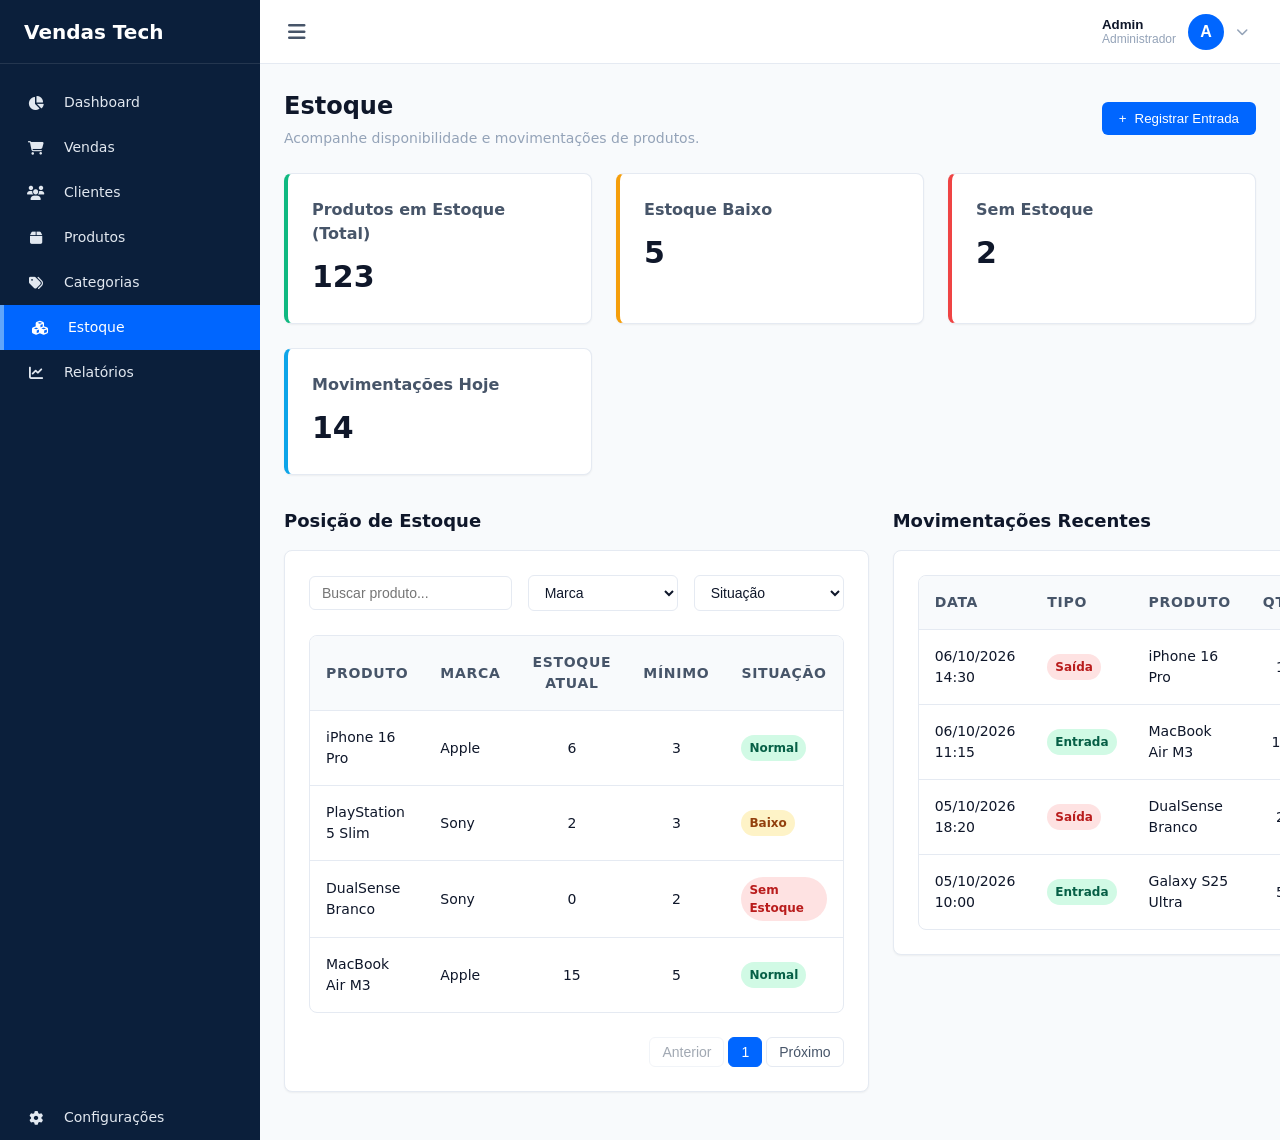
<file: frontend/pages/estoque.html>
<!DOCTYPE html>
<html lang="pt-BR">
<head>
    <meta charset="UTF-8">
    <meta name="viewport" content="width=device-width, initial-scale=1.0">
    <title>Estoque - Sistema de Vendas</title>
    <link rel="stylesheet" href="../css/main.css">
    <link rel="stylesheet" href="../css/layout.css">
    <link rel="stylesheet" href="../css/components.css">
    <link rel="stylesheet" href="../css/pages.css">
    <link rel="stylesheet" href="https://cdnjs.cloudflare.com/ajax/libs/font-awesome/6.4.0/css/all.min.css">
</head>
<body>
    <div class="app-container">
        <!-- Sidebar -->
        <aside class="sidebar" id="sidebar">
            <div class="sidebar-header">
                <span>Vendas Tech</span>
            </div>
            <nav class="sidebar-nav">
                <ul>
                    <li><a href="dashboard.html" class="nav-item"><span class="nav-icon"><i class="fas fa-chart-pie"></i></span><span>Dashboard</span></a></li>
                    <li><a href="vendas.html" class="nav-item"><span class="nav-icon"><i class="fas fa-shopping-cart"></i></span><span>Vendas</span></a></li>
                    <li><a href="clientes.html" class="nav-item"><span class="nav-icon"><i class="fas fa-users"></i></span><span>Clientes</span></a></li>
                    <li><a href="produtos.html" class="nav-item"><span class="nav-icon"><i class="fas fa-box"></i></span><span>Produtos</span></a></li>
                    <li><a href="categorias.html" class="nav-item"><span class="nav-icon"><i class="fas fa-tags"></i></span><span>Categorias</span></a></li>
                    <li><a href="estoque.html" class="nav-item active"><span class="nav-icon"><i class="fas fa-cubes"></i></span><span>Estoque</span></a></li>
                    <li><a href="relatorios.html" class="nav-item"><span class="nav-icon"><i class="fas fa-chart-line"></i></span><span>Relatórios</span></a></li>
                </ul>
            </nav>
            <div class="sidebar-footer">
                <a href="configuracoes.html" class="nav-item"><span class="nav-icon"><i class="fas fa-cog"></i></span><span>Configurações</span></a>
            </div>
        </aside>

        <div class="main-content">
            <header class="top-header">
                <div class="header-left">
                    <button class="hamburger-btn" id="hamburger-btn" aria-label="Menu"><i class="fas fa-bars"></i></button>
                    <div class="header-title">Vendas Tech</div>
                </div>

                <div class="user-area">
                    <button class="user-trigger" id="user-trigger">
                        <div class="user-info">
                            <span class="user-name">Admin</span>
                            <span class="user-role">Administrador</span>
                        </div>
                        <div class="user-avatar">A</div>
                        <span style="font-size: 0.75rem; color: var(--text-muted);"><i class="fas fa-chevron-down"></i></span>
                    </button>
                    
                    <div class="user-dropdown" id="user-dropdown">
                        <a href="perfil.html" class="dropdown-item"><i class="fas fa-user"></i> Meu perfil</a>
                        <a href="configuracoes.html" class="dropdown-item"><i class="fas fa-cog"></i> Configurações</a>
                        <div class="dropdown-divider"></div>
                        <a href="../login.html" class="dropdown-item" style="color: var(--danger-color);"><i class="fas fa-sign-out-alt"></i> Sair</a>
                    </div>
                </div>
            </header>

            <main class="content-area">
                <div class="page-header">
                    <div>
                        <h1 class="page-title">Estoque</h1>
                        <p class="page-subtitle">Acompanhe disponibilidade e movimentações de produtos.</p>
                    </div>
                    <button class="btn btn-primary" id="btn-registrar-entrada">
                        <span>+</span> Registrar Entrada
                    </button>
                </div>

                <div class="dashboard-grid">
                    <div class="card" style="border-left: 4px solid var(--success-color);">
                        <div class="card-title">Produtos em Estoque (Total)</div>
                        <div class="card-value">123</div>
                    </div>
                    <div class="card" style="border-left: 4px solid var(--warning-color);">
                        <div class="card-title">Estoque Baixo</div>
                        <div class="card-value">5</div>
                    </div>
                    <div class="card" style="border-left: 4px solid var(--danger-color);">
                        <div class="card-title">Sem Estoque</div>
                        <div class="card-value">2</div>
                    </div>
                    <div class="card" style="border-left: 4px solid var(--info-color);">
                        <div class="card-title">Movimentações Hoje</div>
                        <div class="card-value">14</div>
                    </div>
                </div>

                <div class="dashboard-tables">
                    <!-- Lista de Estoque -->
                    <div>
                        <h2 class="section-title">Posição de Estoque</h2>
                        <div class="card" style="margin-bottom: 1.5rem;">
                            <div class="filters-bar">
                                <input type="text" class="form-control search-input" placeholder="Buscar produto...">
                                <select class="form-control">
                                    <option value="">Marca</option>
                                    <option>Apple</option>
                                    <option>Samsung</option>
                                </select>
                                <select class="form-control">
                                    <option value="">Situação</option>
                                    <option>Normal</option>
                                    <option>Baixo</option>
                                    <option>Sem Estoque</option>
                                </select>
                            </div>

                            <div class="table-container">
                                <table class="table">
                                    <thead>
                                        <tr>
                                            <th>Produto</th>
                                            <th>Marca</th>
                                            <th class="text-center">Estoque Atual</th>
                                            <th class="text-center">Mínimo</th>
                                            <th>Situação</th>
                                        </tr>
                                    </thead>
                                    <tbody>
                                        <tr>
                                            <td>iPhone 16 Pro</td>
                                            <td>Apple</td>
                                            <td class="text-center">6</td>
                                            <td class="text-center">3</td>
                                            <td><span class="badge badge-success">Normal</span></td>
                                        </tr>
                                        <tr>
                                            <td>PlayStation 5 Slim</td>
                                            <td>Sony</td>
                                            <td class="text-center">2</td>
                                            <td class="text-center">3</td>
                                            <td><span class="badge badge-warning">Baixo</span></td>
                                        </tr>
                                        <tr>
                                            <td>DualSense Branco</td>
                                            <td>Sony</td>
                                            <td class="text-center">0</td>
                                            <td class="text-center">2</td>
                                            <td><span class="badge badge-danger">Sem Estoque</span></td>
                                        </tr>
                                        <tr>
                                            <td>MacBook Air M3</td>
                                            <td>Apple</td>
                                            <td class="text-center">15</td>
                                            <td class="text-center">5</td>
                                            <td><span class="badge badge-success">Normal</span></td>
                                        </tr>
                                    </tbody>
                                </table>
                            </div>
                            
                            <div class="pagination">
                                <button class="page-btn" disabled>Anterior</button>
                                <button class="page-btn active">1</button>
                                <button class="page-btn">Próximo</button>
                            </div>
                        </div>
                    </div>

                    <!-- Movimentações Recentes -->
                    <div>
                        <h2 class="section-title">Movimentações Recentes</h2>
                        <div class="card">
                            <div class="table-container">
                                <table class="table">
                                    <thead>
                                        <tr>
                                            <th>Data</th>
                                            <th>Tipo</th>
                                            <th>Produto</th>
                                            <th class="text-center">Qtd</th>
                                        </tr>
                                    </thead>
                                    <tbody>
                                        <tr>
                                            <td><div style="font-size: 0.875rem;">06/10/2026 14:30</div></td>
                                            <td><span class="badge badge-danger">Saída</span></td>
                                            <td>iPhone 16 Pro</td>
                                            <td class="text-center">1</td>
                                        </tr>
                                        <tr>
                                            <td><div style="font-size: 0.875rem;">06/10/2026 11:15</div></td>
                                            <td><span class="badge badge-success">Entrada</span></td>
                                            <td>MacBook Air M3</td>
                                            <td class="text-center">10</td>
                                        </tr>
                                        <tr>
                                            <td><div style="font-size: 0.875rem;">05/10/2026 18:20</div></td>
                                            <td><span class="badge badge-danger">Saída</span></td>
                                            <td>DualSense Branco</td>
                                            <td class="text-center">2</td>
                                        </tr>
                                        <tr>
                                            <td><div style="font-size: 0.875rem;">05/10/2026 10:00</div></td>
                                            <td><span class="badge badge-success">Entrada</span></td>
                                            <td>Galaxy S25 Ultra</td>
                                            <td class="text-center">5</td>
                                        </tr>
                                    </tbody>
                                </table>
                            </div>
                        </div>
                    </div>
                </div>
            </main>
        </div>
    </div>

    <!-- Modal Registrar Entrada -->
    <div class="modal-overlay" id="modal-entrada">
        <div class="modal-content" style="max-width: 400px;">
            <div class="modal-header">
                <h3 class="modal-title">Registrar Entrada de Estoque</h3>
                <button class="close-btn" onclick="document.getElementById('modal-entrada').classList.remove('show')">&times;</button>
            </div>
            <div class="modal-body">
                <div class="form-group">
                    <label class="form-label">Produto</label>
                    <input type="text" class="form-control" placeholder="Buscar produto...">
                </div>
                <div class="form-group">
                    <label class="form-label">Quantidade</label>
                    <input type="number" class="form-control" value="1" min="1">
                </div>
                <div class="form-group">
                    <label class="form-label">Observação (Opcional)</label>
                    <textarea class="form-control" rows="2" placeholder="Ex: Recebimento de fornecedor"></textarea>
                </div>
            </div>
            <div class="modal-footer">
                <button class="btn btn-outline" onclick="document.getElementById('modal-entrada').classList.remove('show')">Cancelar</button>
                <button class="btn btn-primary">Registrar</button>
            </div>
        </div>
    </div>

    <script src="../js/main.js"></script>
    <script>
        document.getElementById('btn-registrar-entrada').addEventListener('click', () => {
            document.getElementById('modal-entrada').classList.add('show');
        });
    </script>
</body>
</html>
</file>
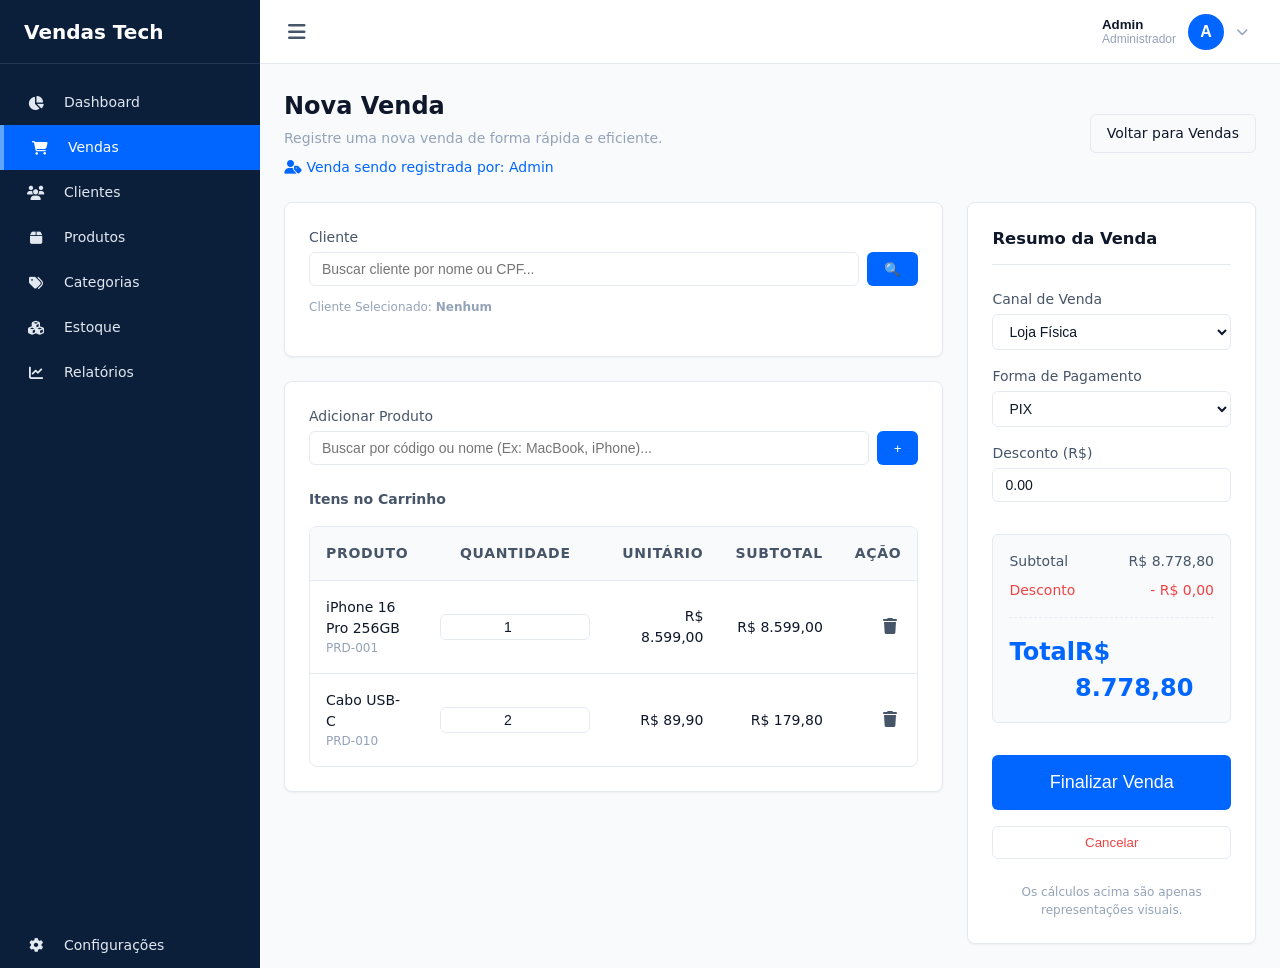
<file: frontend/pages/nova-venda.html>
<!DOCTYPE html>
<html lang="pt-BR">
<head>
    <meta charset="UTF-8">
    <meta name="viewport" content="width=device-width, initial-scale=1.0">
    <title>Nova Venda - Sistema de Vendas</title>
    <link rel="stylesheet" href="../css/main.css">
    <link rel="stylesheet" href="../css/layout.css">
    <link rel="stylesheet" href="../css/components.css">
    <link rel="stylesheet" href="../css/pages.css">
    <link rel="stylesheet" href="https://cdnjs.cloudflare.com/ajax/libs/font-awesome/6.4.0/css/all.min.css">
</head>
<body>
    <div class="app-container">
        <!-- Sidebar -->
        <aside class="sidebar" id="sidebar">
            <div class="sidebar-header">
                <span>Vendas Tech</span>
            </div>
            <nav class="sidebar-nav">
                <ul>
                    <li><a href="dashboard.html" class="nav-item"><span class="nav-icon"><i class="fas fa-chart-pie"></i></span><span>Dashboard</span></a></li>
                    <li><a href="vendas.html" class="nav-item active"><span class="nav-icon"><i class="fas fa-shopping-cart"></i></span><span>Vendas</span></a></li>
                    <li><a href="clientes.html" class="nav-item"><span class="nav-icon"><i class="fas fa-users"></i></span><span>Clientes</span></a></li>
                    <li><a href="produtos.html" class="nav-item"><span class="nav-icon"><i class="fas fa-box"></i></span><span>Produtos</span></a></li>
                    <li><a href="categorias.html" class="nav-item"><span class="nav-icon"><i class="fas fa-tags"></i></span><span>Categorias</span></a></li>
                    <li><a href="estoque.html" class="nav-item"><span class="nav-icon"><i class="fas fa-cubes"></i></span><span>Estoque</span></a></li>
                    <li><a href="relatorios.html" class="nav-item"><span class="nav-icon"><i class="fas fa-chart-line"></i></span><span>Relatórios</span></a></li>
                </ul>
            </nav>
            <div class="sidebar-footer">
                <a href="configuracoes.html" class="nav-item"><span class="nav-icon"><i class="fas fa-cog"></i></span><span>Configurações</span></a>
            </div>
        </aside>

        <div class="main-content">
            <header class="top-header">
                <div class="header-left">
                    <button class="hamburger-btn" id="hamburger-btn" aria-label="Menu"><i class="fas fa-bars"></i></button>
                    <div class="header-title">Vendas Tech</div>
                </div>

                <div class="user-area">
                    <button class="user-trigger" id="user-trigger">
                        <div class="user-info">
                            <span class="user-name">Admin</span>
                            <span class="user-role">Administrador</span>
                        </div>
                        <div class="user-avatar">A</div>
                        <span style="font-size: 0.75rem; color: var(--text-muted);"><i class="fas fa-chevron-down"></i></span>
                    </button>
                    
                    <div class="user-dropdown" id="user-dropdown">
                        <a href="perfil.html" class="dropdown-item"><i class="fas fa-user"></i> Meu perfil</a>
                        <a href="configuracoes.html" class="dropdown-item"><i class="fas fa-cog"></i> Configurações</a>
                        <div class="dropdown-divider"></div>
                        <a href="../login.html" class="dropdown-item" style="color: var(--danger-color);"><i class="fas fa-sign-out-alt"></i> Sair</a>
                    </div>
                </div>
            </header>

            <main class="content-area">
                <div class="page-header">
                    <div>
                        <h1 class="page-title">Nova Venda</h1>
                        <p class="page-subtitle">Registre uma nova venda de forma rápida e eficiente.</p>
                        <p style="font-size: 0.875rem; color: var(--primary-color); font-weight: 500; margin-top: 0.5rem;"><i class="fas fa-user-tag"></i> Venda sendo registrada por: Admin</p>
                    </div>
                    <a href="vendas.html" class="btn btn-outline">
                        Voltar para Vendas
                    </a>
                </div>

                <div style="display: grid; grid-template-columns: 2fr 1fr; gap: 1.5rem;" class="dashboard-tables">
                    
                    <!-- Lado Esquerdo: Busca e Lista de Itens -->
                    <div>
                        <div class="card" style="margin-bottom: 1.5rem;">
                            <div class="form-group">
                                <label class="form-label">Cliente</label>
                                <div style="display: flex; gap: 0.5rem;">
                                    <input type="text" class="form-control w-100" placeholder="Buscar cliente por nome ou CPF...">
                                    <button class="btn btn-primary" title="Buscar Cliente">🔍</button>
                                </div>
                                <p style="font-size: 0.75rem; color: var(--text-muted); margin-top: 0.5rem;">Cliente Selecionado: <strong>Nenhum</strong></p>
                            </div>
                        </div>

                        <div class="card" style="margin-bottom: 1.5rem;">
                            <div class="form-group" style="margin-bottom: 1.5rem;">
                                <label class="form-label">Adicionar Produto</label>
                                <div style="display: flex; gap: 0.5rem;">
                                    <input type="text" class="form-control w-100" placeholder="Buscar por código ou nome (Ex: MacBook, iPhone)...">
                                    <button class="btn btn-primary" title="Adicionar ao Carrinho">+</button>
                                </div>
                            </div>

                            <h4 style="margin-bottom: 1rem; color: var(--text-secondary);">Itens no Carrinho</h4>
                            <div class="table-container">
                                <table class="table">
                                    <thead>
                                        <tr>
                                            <th>Produto</th>
                                            <th class="text-center">Quantidade</th>
                                            <th class="text-right">Unitário</th>
                                            <th class="text-right">Subtotal</th>
                                            <th class="text-right">Ação</th>
                                        </tr>
                                    </thead>
                                    <tbody id="cart-tbody">
                                        <!-- Mock Initial State -->
                                        <tr>
                                            <td>
                                                <div style="font-weight: 500;">iPhone 16 Pro 256GB</div>
                                                <div style="font-size: 0.75rem; color: var(--text-muted);">PRD-001</div>
                                            </td>
                                            <td class="text-center">
                                                <input type="number" class="form-control" style="width: 70px; text-align: center; display: inline-block; padding: 0.25rem;" value="1" min="1">
                                            </td>
                                            <td class="text-right">R$ 8.599,00</td>
                                            <td class="text-right">R$ 8.599,00</td>
                                            <td class="text-right">
                                                <button class="action-btn danger"><i class="fas fa-trash"></i></button>
                                            </td>
                                        </tr>
                                        <tr>
                                            <td>
                                                <div style="font-weight: 500;">Cabo USB-C</div>
                                                <div style="font-size: 0.75rem; color: var(--text-muted);">PRD-010</div>
                                            </td>
                                            <td class="text-center">
                                                <input type="number" class="form-control" style="width: 70px; text-align: center; display: inline-block; padding: 0.25rem;" value="2" min="1">
                                            </td>
                                            <td class="text-right">R$ 89,90</td>
                                            <td class="text-right">R$ 179,80</td>
                                            <td class="text-right">
                                                <button class="action-btn danger"><i class="fas fa-trash"></i></button>
                                            </td>
                                        </tr>
                                    </tbody>
                                </table>
                            </div>
                        </div>
                    </div>

                    <!-- Lado Direito: Resumo e Checkout -->
                    <div>
                        <div class="card" style="position: sticky; top: calc(var(--header-height) + 1.5rem);">
                            <h3 style="margin-bottom: 1.5rem; border-bottom: 1px solid var(--border-color); padding-bottom: 0.75rem;">Resumo da Venda</h3>
                            
                            <div class="form-group">
                                <label class="form-label">Canal de Venda</label>
                                <select class="form-control">
                                    <option value="LOJA_FISICA">Loja Física</option>
                                    <option value="ONLINE">Online</option>
                                </select>
                            </div>

                            <div class="form-group">
                                <label class="form-label">Forma de Pagamento</label>
                                <select class="form-control">
                                    <option value="PIX">PIX</option>
                                    <option value="DINHEIRO">Dinheiro</option>
                                    <option value="CREDITO">Cartão de Crédito</option>
                                    <option value="DEBITO">Cartão de Débito</option>
                                </select>
                            </div>

                            <div class="form-group" style="margin-bottom: 2rem;">
                                <label class="form-label">Desconto (R$)</label>
                                <input type="number" class="form-control" value="0.00" step="0.01">
                            </div>

                            <div style="background-color: var(--bg-color); padding: 1rem; border-radius: var(--radius-md); border: 1px solid var(--border-color);">
                                <div style="display: flex; justify-content: space-between; margin-bottom: 0.5rem; color: var(--text-secondary);">
                                    <span>Subtotal</span>
                                    <span>R$ 8.778,80</span>
                                </div>
                                <div style="display: flex; justify-content: space-between; margin-bottom: 0.5rem; color: var(--danger-color);">
                                    <span>Desconto</span>
                                    <span>- R$ 0,00</span>
                                </div>
                                <div style="display: flex; justify-content: space-between; margin-top: 1rem; padding-top: 1rem; border-top: 1px dashed var(--border-color); font-weight: bold; font-size: 1.5rem; color: var(--primary-color);">
                                    <span>Total</span>
                                    <span>R$ 8.778,80</span>
                                </div>
                            </div>

                            <div style="margin-top: 2rem; display: flex; flex-direction: column; gap: 1rem;">
                                <button class="btn btn-primary" style="width: 100%; padding: 1rem; font-size: 1.125rem;">Finalizar Venda</button>
                                <button class="btn btn-outline" style="width: 100%; color: var(--danger-color); border-color: var(--border-color);">Cancelar</button>
                            </div>
                            
                            <p style="font-size: 0.75rem; color: var(--text-muted); margin-top: 1.5rem; text-align: center;">
                                Os cálculos acima são apenas representações visuais.
                            </p>
                        </div>
                    </div>

                </div>
            </main>
        </div>
    </div>
    
    <script src="../js/main.js"></script>
    <script>
        // Placeholder for pure JS visual interaction for cart if needed.
        // It's mostly mock in this frontend stage.
    </script>
</body>
</html>
</file>
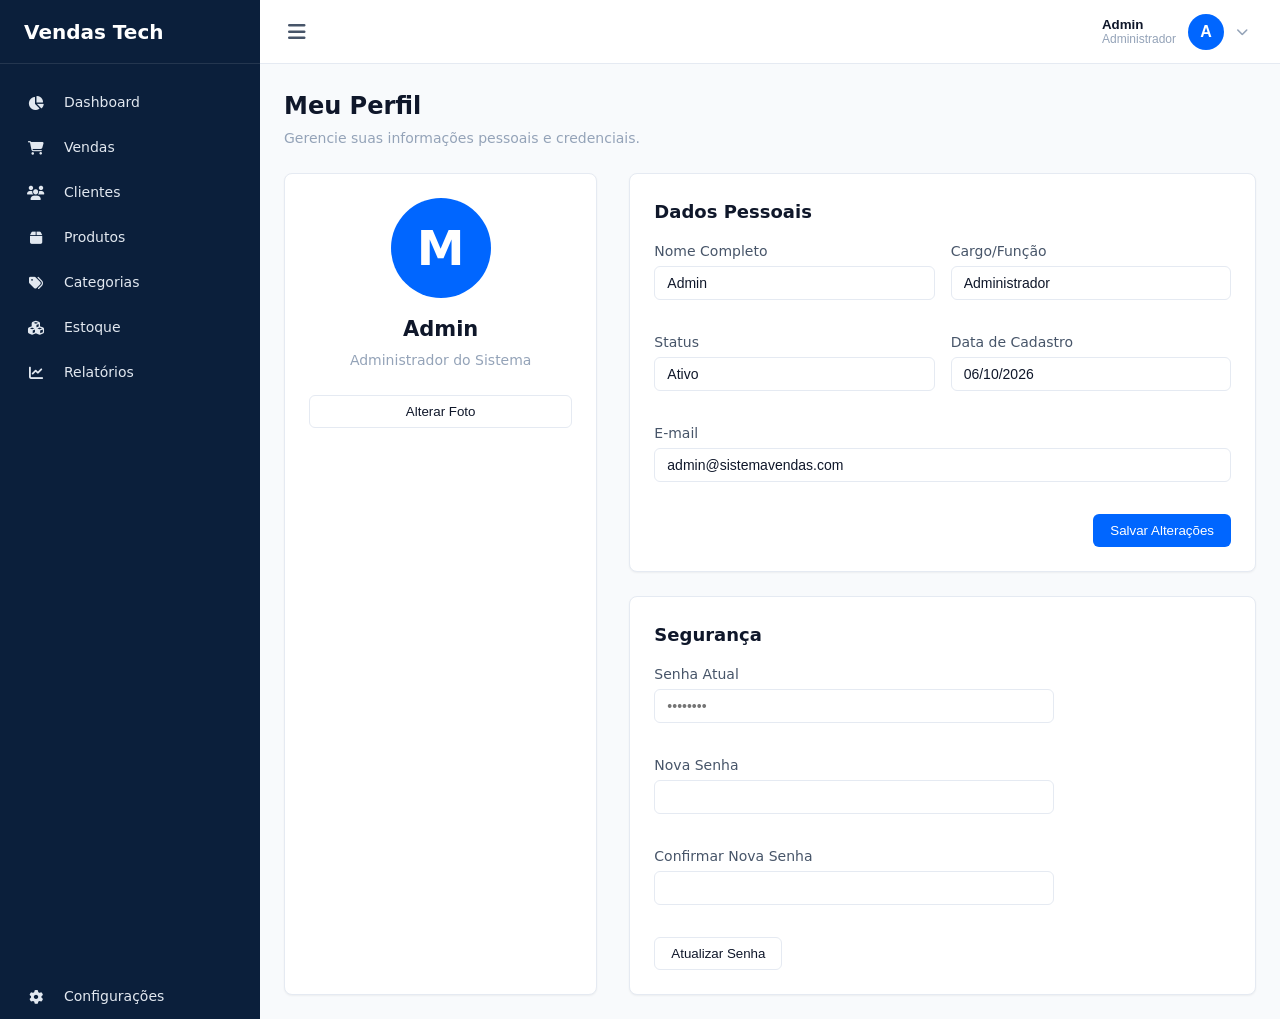
<file: frontend/pages/perfil.html>
<!DOCTYPE html>
<html lang="pt-BR">
<head>
    <meta charset="UTF-8">
    <meta name="viewport" content="width=device-width, initial-scale=1.0">
    <title>Meu Perfil - Sistema de Vendas</title>
    <link rel="stylesheet" href="../css/main.css">
    <link rel="stylesheet" href="../css/layout.css">
    <link rel="stylesheet" href="../css/components.css">
    <link rel="stylesheet" href="../css/pages.css">
    <link rel="stylesheet" href="https://cdnjs.cloudflare.com/ajax/libs/font-awesome/6.4.0/css/all.min.css">
</head>
<body>
    <div class="app-container">
        <!-- Sidebar -->
        <aside class="sidebar" id="sidebar">
            <div class="sidebar-header">
                <span>Vendas Tech</span>
            </div>
            <nav class="sidebar-nav">
                <ul>
                    <li><a href="dashboard.html" class="nav-item"><span class="nav-icon"><i class="fas fa-chart-pie"></i></span><span>Dashboard</span></a></li>
                    <li><a href="vendas.html" class="nav-item"><span class="nav-icon"><i class="fas fa-shopping-cart"></i></span><span>Vendas</span></a></li>
                    <li><a href="clientes.html" class="nav-item"><span class="nav-icon"><i class="fas fa-users"></i></span><span>Clientes</span></a></li>
                    <li><a href="produtos.html" class="nav-item"><span class="nav-icon"><i class="fas fa-box"></i></span><span>Produtos</span></a></li>
                    <li><a href="categorias.html" class="nav-item"><span class="nav-icon"><i class="fas fa-tags"></i></span><span>Categorias</span></a></li>
                    <li><a href="estoque.html" class="nav-item"><span class="nav-icon"><i class="fas fa-cubes"></i></span><span>Estoque</span></a></li>
                    <li><a href="relatorios.html" class="nav-item"><span class="nav-icon"><i class="fas fa-chart-line"></i></span><span>Relatórios</span></a></li>
                </ul>
            </nav>
            <div class="sidebar-footer">
                <a href="configuracoes.html" class="nav-item"><span class="nav-icon"><i class="fas fa-cog"></i></span><span>Configurações</span></a>
            </div>
        </aside>

        <div class="main-content">
            <header class="top-header">
                <div class="header-left">
                    <button class="hamburger-btn" id="hamburger-btn" aria-label="Menu"><i class="fas fa-bars"></i></button>
                    <div class="header-title">Vendas Tech</div>
                </div>

                <div class="user-area">
                    <button class="user-trigger" id="user-trigger">
                        <div class="user-info">
                            <span class="user-name">Admin</span>
                            <span class="user-role">Administrador</span>
                        </div>
                        <div class="user-avatar">A</div>
                        <span style="font-size: 0.75rem; color: var(--text-muted);"><i class="fas fa-chevron-down"></i></span>
                    </button>
                    
                    <div class="user-dropdown" id="user-dropdown">
                        <a href="perfil.html" class="dropdown-item"><i class="fas fa-user"></i> Meu perfil</a>
                        <a href="configuracoes.html" class="dropdown-item"><i class="fas fa-cog"></i> Configurações</a>
                        <div class="dropdown-divider"></div>
                        <a href="../login.html" class="dropdown-item" style="color: var(--danger-color);"><i class="fas fa-sign-out-alt"></i> Sair</a>
                    </div>
                </div>
            </header>

            <main class="content-area">
                <div class="page-header">
                    <div>
                        <h1 class="page-title">Meu Perfil</h1>
                        <p class="page-subtitle">Gerencie suas informações pessoais e credenciais.</p>
                    </div>
                </div>

                <div style="display: grid; grid-template-columns: 1fr 2fr; gap: 2rem;">
                    
                    <div class="card" style="text-align: center;">
                        <div class="user-avatar" style="width: 100px; height: 100px; font-size: 3rem; margin: 0 auto 1rem auto; background-color: var(--primary-color);">
                            M
                        </div>
                        <h2 style="margin-bottom: 0.25rem;">Admin</h2>
                        <p style="color: var(--text-muted); margin-bottom: 1.5rem;">Administrador do Sistema</p>
                        <button class="btn btn-outline w-100">Alterar Foto</button>
                    </div>

                    <div style="display: flex; flex-direction: column; gap: 1.5rem;">
                        <div class="card">
                            <h3 class="section-title">Dados Pessoais</h3>
                            <div style="display: grid; grid-template-columns: 1fr 1fr; gap: 1rem;">
                                <div class="form-group">
                                    <label class="form-label">Nome Completo</label>
                                    <input type="text" class="form-control" value="Admin">
                                </div>
                                <div class="form-group">
                                    <label class="form-label">Cargo/Função</label>
                                    <input type="text" class="form-control" value="Administrador" disabled>
                                </div>
                                
                                <div class="form-group">
                                    <label class="form-label">Status</label>
                                    <input type="text" class="form-control" value="Ativo" disabled>
                                </div>
                                <div class="form-group">
                                    <label class="form-label">Data de Cadastro</label>
                                    <input type="text" class="form-control" value="06/10/2026" disabled>
                                </div>
<div class="form-group" style="grid-column: span 2;">
                                    <label class="form-label">E-mail</label>
                                    <input type="email" class="form-control" value="admin@sistemavendas.com">
                                </div>
                            </div>
                            <div style="margin-top: 1rem; text-align: right;">
                                <button class="btn btn-primary">Salvar Alterações</button>
                            </div>
                        </div>

                        <div class="card">
                            <h3 class="section-title">Segurança</h3>
                            <div style="display: grid; grid-template-columns: 1fr; gap: 1rem; max-width: 400px;">
                                <div class="form-group">
                                    <label class="form-label">Senha Atual</label>
                                    <input type="password" class="form-control" placeholder="••••••••">
                                </div>
                                <div class="form-group">
                                    <label class="form-label">Nova Senha</label>
                                    <input type="password" class="form-control">
                                </div>
                                <div class="form-group">
                                    <label class="form-label">Confirmar Nova Senha</label>
                                    <input type="password" class="form-control">
                                </div>
                            </div>
                            <div style="margin-top: 1rem;">
                                <button class="btn btn-outline">Atualizar Senha</button>
                            </div>
                        </div>
                    </div>
                </div>

            </main>
        </div>
    </div>
    
    <script src="../js/main.js"></script>
</body>
</html>
</file>
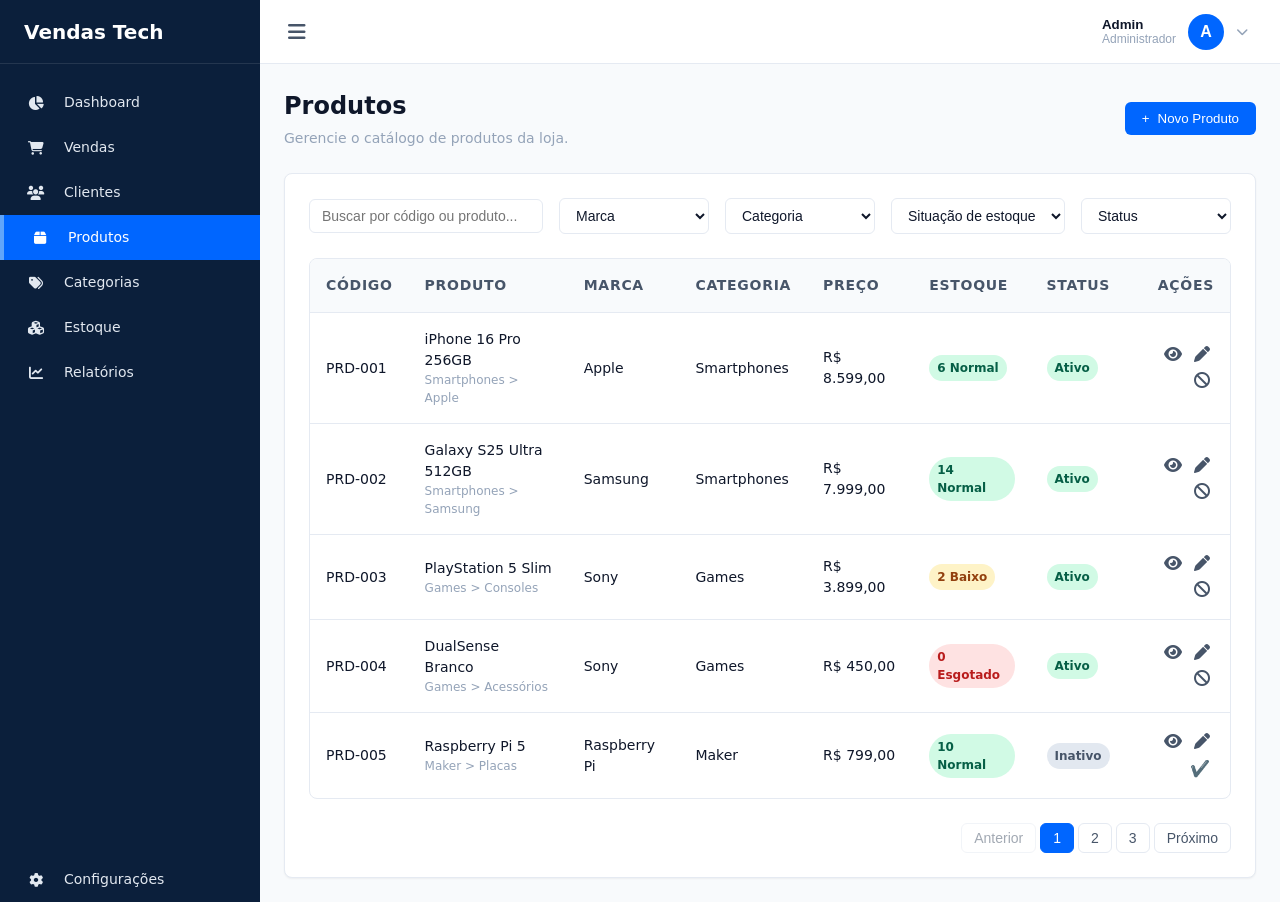
<file: frontend/pages/produtos.html>
<!DOCTYPE html>
<html lang="pt-BR">
<head>
    <meta charset="UTF-8">
    <meta name="viewport" content="width=device-width, initial-scale=1.0">
    <title>Produtos - Sistema de Vendas</title>
    <link rel="stylesheet" href="../css/main.css">
    <link rel="stylesheet" href="../css/layout.css">
    <link rel="stylesheet" href="../css/components.css">
    <link rel="stylesheet" href="../css/pages.css">
    <link rel="stylesheet" href="https://cdnjs.cloudflare.com/ajax/libs/font-awesome/6.4.0/css/all.min.css">
</head>
<body>
    <div class="app-container">
        
        <!-- Sidebar -->
        <aside class="sidebar" id="sidebar">
            <div class="sidebar-header">
                <span>Vendas Tech</span>
            </div>
            <nav class="sidebar-nav">
                <ul>
                    <li><a href="dashboard.html" class="nav-item"><span class="nav-icon"><i class="fas fa-chart-pie"></i></span><span>Dashboard</span></a></li>
                    <li><a href="vendas.html" class="nav-item"><span class="nav-icon"><i class="fas fa-shopping-cart"></i></span><span>Vendas</span></a></li>
                    <li><a href="clientes.html" class="nav-item"><span class="nav-icon"><i class="fas fa-users"></i></span><span>Clientes</span></a></li>
                    <li><a href="produtos.html" class="nav-item active"><span class="nav-icon"><i class="fas fa-box"></i></span><span>Produtos</span></a></li>
                    <li><a href="categorias.html" class="nav-item"><span class="nav-icon"><i class="fas fa-tags"></i></span><span>Categorias</span></a></li>
                    <li><a href="estoque.html" class="nav-item"><span class="nav-icon"><i class="fas fa-cubes"></i></span><span>Estoque</span></a></li>
                    <li><a href="relatorios.html" class="nav-item"><span class="nav-icon"><i class="fas fa-chart-line"></i></span><span>Relatórios</span></a></li>
                </ul>
            </nav>
            <div class="sidebar-footer">
                <a href="configuracoes.html" class="nav-item"><span class="nav-icon"><i class="fas fa-cog"></i></span><span>Configurações</span></a>
            </div>
        </aside>

        <!-- Main Content -->
        <div class="main-content">
            <!-- Header -->
            <header class="top-header">
                <div class="header-left">
                    <button class="hamburger-btn" id="hamburger-btn" aria-label="Menu"><i class="fas fa-bars"></i></button>
                    <div class="header-title">Vendas Tech</div>
                </div>

                <div class="user-area">
                    <button class="user-trigger" id="user-trigger">
                        <div class="user-info">
                            <span class="user-name">Admin</span>
                            <span class="user-role">Administrador</span>
                        </div>
                        <div class="user-avatar">A</div>
                        <span style="font-size: 0.75rem; color: var(--text-muted);"><i class="fas fa-chevron-down"></i></span>
                    </button>
                    
                    <div class="user-dropdown" id="user-dropdown">
                        <a href="perfil.html" class="dropdown-item"><i class="fas fa-user"></i> Meu perfil</a>
                        <a href="configuracoes.html" class="dropdown-item"><i class="fas fa-cog"></i> Configurações</a>
                        <div class="dropdown-divider"></div>
                        <a href="../login.html" class="dropdown-item" style="color: var(--danger-color);"><i class="fas fa-sign-out-alt"></i> Sair</a>
                    </div>
                </div>
            </header>

            <!-- Content Area -->
            <main class="content-area">
                <div class="page-header">
                    <div>
                        <h1 class="page-title">Produtos</h1>
                        <p class="page-subtitle">Gerencie o catálogo de produtos da loja.</p>
                    </div>
                    <button class="btn btn-primary" id="btn-novo-produto">
                        <span>+</span> Novo Produto
                    </button>
                </div>

                <div class="card">
                    <!-- Filters -->
                    <div class="filters-bar">
                        <input type="text" class="form-control search-input" placeholder="Buscar por código ou produto...">
                        <select class="form-control">
                            <option value="">Marca</option>
                            <option value="apple">Apple</option>
                            <option value="samsung">Samsung</option>
                            <option value="sony">Sony</option>
                        </select>
                        <select class="form-control">
                            <option value="">Categoria</option>
                            <option value="smartphones">Smartphones</option>
                            <option value="games">Games</option>
                            <option value="acessorios">Acessórios</option>
                        </select>
                        <select class="form-control">
                            <option value="">Situação de estoque</option>
                            <option value="normal">Normal</option>
                            <option value="baixo">Baixo</option>
                            <option value="sem_estoque">Sem Estoque</option>
                        </select>
                        <select class="form-control">
                            <option value="">Status</option>
                            <option value="1">Ativo</option>
                            <option value="0">Inativo</option>
                        </select>
                    </div>

                    <!-- Table -->
                    <div class="table-container">
                        <table class="table">
                            <thead>
                                <tr>
                                    <th>Código</th>
                                    <th>Produto</th>
                                    <th>Marca</th>
                                    <th>Categoria</th>
                                    <th>Preço</th>
                                    <th>Estoque</th>
                                    <th>Status</th>
                                    <th class="text-right">Ações</th>
                                </tr>
                            </thead>
                            <tbody>
                                <tr>
                                    <td>PRD-001</td>
                                    <td>
                                        <div style="font-weight: 500;">iPhone 16 Pro 256GB</div>
                                        <div style="font-size: 0.75rem; color: var(--text-muted);">Smartphones > Apple</div>
                                    </td>
                                    <td>Apple</td>
                                    <td>Smartphones</td>
                                    <td>R$ 8.599,00</td>
                                    <td><span class="badge badge-success">6 Normal</span></td>
                                    <td><span class="badge badge-success">Ativo</span></td>
                                    <td class="text-right">
                                        <button class="action-btn" title="Visualizar"><i class="fas fa-eye"></i></button>
                                        <button class="action-btn" title="Editar"><i class="fas fa-pen"></i></button>
                                        <button class="action-btn danger" title="Desativar"><i class="fas fa-ban"></i></button>
                                    </td>
                                </tr>
                                <tr>
                                    <td>PRD-002</td>
                                    <td>
                                        <div style="font-weight: 500;">Galaxy S25 Ultra 512GB</div>
                                        <div style="font-size: 0.75rem; color: var(--text-muted);">Smartphones > Samsung</div>
                                    </td>
                                    <td>Samsung</td>
                                    <td>Smartphones</td>
                                    <td>R$ 7.999,00</td>
                                    <td><span class="badge badge-success">14 Normal</span></td>
                                    <td><span class="badge badge-success">Ativo</span></td>
                                    <td class="text-right">
                                        <button class="action-btn" title="Visualizar"><i class="fas fa-eye"></i></button>
                                        <button class="action-btn" title="Editar"><i class="fas fa-pen"></i></button>
                                        <button class="action-btn danger" title="Desativar"><i class="fas fa-ban"></i></button>
                                    </td>
                                </tr>
                                <tr>
                                    <td>PRD-003</td>
                                    <td>
                                        <div style="font-weight: 500;">PlayStation 5 Slim</div>
                                        <div style="font-size: 0.75rem; color: var(--text-muted);">Games > Consoles</div>
                                    </td>
                                    <td>Sony</td>
                                    <td>Games</td>
                                    <td>R$ 3.899,00</td>
                                    <td><span class="badge badge-warning">2 Baixo</span></td>
                                    <td><span class="badge badge-success">Ativo</span></td>
                                    <td class="text-right">
                                        <button class="action-btn" title="Visualizar"><i class="fas fa-eye"></i></button>
                                        <button class="action-btn" title="Editar"><i class="fas fa-pen"></i></button>
                                        <button class="action-btn danger" title="Desativar"><i class="fas fa-ban"></i></button>
                                    </td>
                                </tr>
                                <tr>
                                    <td>PRD-004</td>
                                    <td>
                                        <div style="font-weight: 500;">DualSense Branco</div>
                                        <div style="font-size: 0.75rem; color: var(--text-muted);">Games > Acessórios</div>
                                    </td>
                                    <td>Sony</td>
                                    <td>Games</td>
                                    <td>R$ 450,00</td>
                                    <td><span class="badge badge-danger">0 Esgotado</span></td>
                                    <td><span class="badge badge-success">Ativo</span></td>
                                    <td class="text-right">
                                        <button class="action-btn" title="Visualizar"><i class="fas fa-eye"></i></button>
                                        <button class="action-btn" title="Editar"><i class="fas fa-pen"></i></button>
                                        <button class="action-btn danger" title="Desativar"><i class="fas fa-ban"></i></button>
                                    </td>
                                </tr>
                                <tr>
                                    <td>PRD-005</td>
                                    <td>
                                        <div style="font-weight: 500;">Raspberry Pi 5</div>
                                        <div style="font-size: 0.75rem; color: var(--text-muted);">Maker > Placas</div>
                                    </td>
                                    <td>Raspberry Pi</td>
                                    <td>Maker</td>
                                    <td>R$ 799,00</td>
                                    <td><span class="badge badge-success">10 Normal</span></td>
                                    <td><span class="badge badge-secondary" style="background:#e2e8f0; color:#475569">Inativo</span></td>
                                    <td class="text-right">
                                        <button class="action-btn" title="Visualizar"><i class="fas fa-eye"></i></button>
                                        <button class="action-btn" title="Editar"><i class="fas fa-pen"></i></button>
                                        <button class="action-btn success" style="color:var(--success-color);" title="Ativar">✔️</button>
                                    </td>
                                </tr>
                            </tbody>
                        </table>
                    </div>

                    <!-- Pagination -->
                    <div class="pagination">
                        <button class="page-btn" disabled>Anterior</button>
                        <button class="page-btn active">1</button>
                        <button class="page-btn">2</button>
                        <button class="page-btn">3</button>
                        <button class="page-btn">Próximo</button>
                    </div>
                </div>
            </main>
        </div>
    </div>

    <!-- Modal Novo Produto -->
    <div class="modal-overlay" id="modal-produto">
        <div class="modal-content">
            <div class="modal-header">
                <h3 class="modal-title">Novo Produto</h3>
                <button class="close-btn" id="close-modal-produto">&times;</button>
            </div>
            <div class="modal-body">
                <form id="form-produto">
                    <div style="display: grid; grid-template-columns: 1fr 1fr; gap: 1rem;">
                        <div class="form-group">
                            <label class="form-label">Código</label>
                            <input type="text" class="form-control" placeholder="Ex: PRD-006">
                        </div>
                        <div class="form-group">
                            <label class="form-label">Nome do Produto</label>
                            <input type="text" class="form-control" placeholder="Nome do item">
                        </div>
                        <div class="form-group">
                            <label class="form-label">Marca</label>
                            <select class="form-control">
                                <option>Selecione...</option>
                                <option>Apple</option>
                                <option>Samsung</option>
                            </select>
                        </div>
                        <div class="form-group">
                            <label class="form-label">Subcategoria</label>
                            <select class="form-control">
                                <option>Selecione...</option>
                                <option>Smartphones</option>
                                <option>Acessórios</option>
                            </select>
                        </div>
                        <div class="form-group">
                            <label class="form-label">Custo (R$)</label>
                            <input type="number" step="0.01" class="form-control">
                        </div>
                        <div class="form-group">
                            <label class="form-label">Preço (R$)</label>
                            <input type="number" step="0.01" class="form-control">
                        </div>
                        <div class="form-group">
                            <label class="form-label">Estoque Atual</label>
                            <input type="number" class="form-control" value="0">
                        </div>
                        <div class="form-group">
                            <label class="form-label">Estoque Mínimo</label>
                            <input type="number" class="form-control" value="0">
                        </div>
                        <div class="form-group" style="grid-column: span 2;">
                            <label class="form-label">Descrição</label>
                            <textarea class="form-control" rows="3"></textarea>
                        </div>
                        <div class="form-group" style="grid-column: span 2;">
                            <label class="form-label">Status</label>
                            <select class="form-control">
                                <option value="1">Ativo</option>
                                <option value="0">Inativo</option>
                            </select>
                        </div>
                    </div>
                </form>
            </div>
            <div class="modal-footer">
                <button class="btn btn-outline" id="btn-cancelar-produto">Cancelar</button>
                <button class="btn btn-primary">Salvar Produto</button>
            </div>
        </div>
    </div>
    
    <script src="../js/main.js"></script>
    <script src="../js/produtos.js"></script>
</body>
</html>
</file>
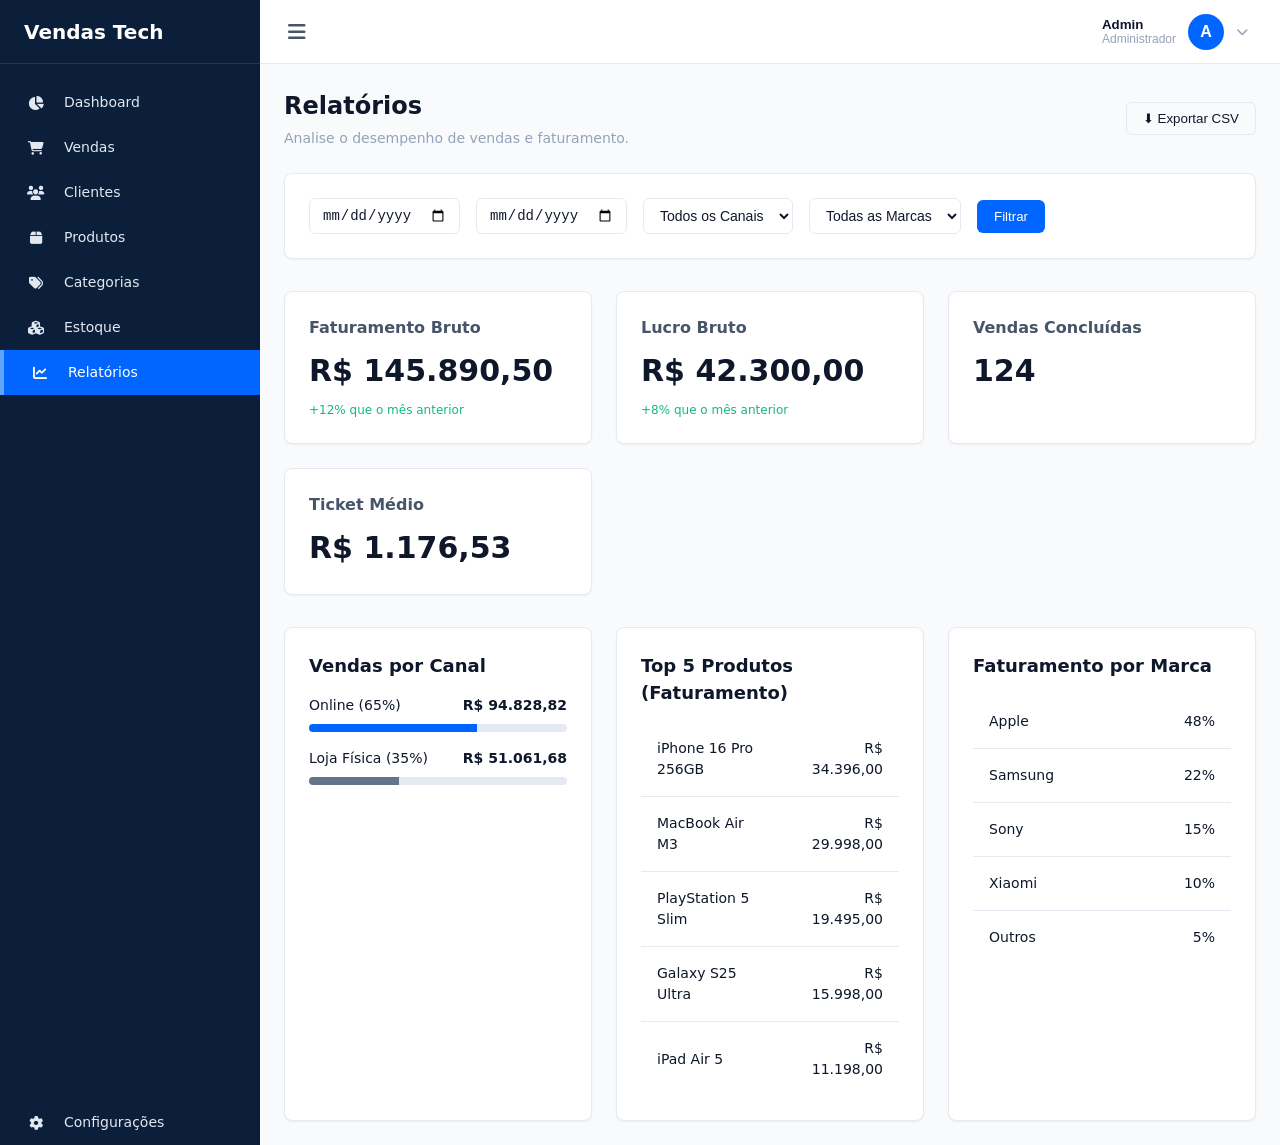
<file: frontend/pages/relatorios.html>
<!DOCTYPE html>
<html lang="pt-BR">
<head>
    <meta charset="UTF-8">
    <meta name="viewport" content="width=device-width, initial-scale=1.0">
    <title>Relatórios - Sistema de Vendas</title>
    <link rel="stylesheet" href="../css/main.css">
    <link rel="stylesheet" href="../css/layout.css">
    <link rel="stylesheet" href="../css/components.css">
    <link rel="stylesheet" href="../css/pages.css">
    <style>
        .progress-bar {
            height: 8px;
            background-color: var(--border-color);
            border-radius: 4px;
            overflow: hidden;
            margin-top: 0.5rem;
        }
        .progress-fill {
            height: 100%;
            background-color: var(--primary-color);
        }
    </style>
    <link rel="stylesheet" href="https://cdnjs.cloudflare.com/ajax/libs/font-awesome/6.4.0/css/all.min.css">
</head>
<body>
    <div class="app-container">
        <!-- Sidebar -->
        <aside class="sidebar" id="sidebar">
            <div class="sidebar-header">
                <span>Vendas Tech</span>
            </div>
            <nav class="sidebar-nav">
                <ul>
                    <li><a href="dashboard.html" class="nav-item"><span class="nav-icon"><i class="fas fa-chart-pie"></i></span><span>Dashboard</span></a></li>
                    <li><a href="vendas.html" class="nav-item"><span class="nav-icon"><i class="fas fa-shopping-cart"></i></span><span>Vendas</span></a></li>
                    <li><a href="clientes.html" class="nav-item"><span class="nav-icon"><i class="fas fa-users"></i></span><span>Clientes</span></a></li>
                    <li><a href="produtos.html" class="nav-item"><span class="nav-icon"><i class="fas fa-box"></i></span><span>Produtos</span></a></li>
                    <li><a href="categorias.html" class="nav-item"><span class="nav-icon"><i class="fas fa-tags"></i></span><span>Categorias</span></a></li>
                    <li><a href="estoque.html" class="nav-item"><span class="nav-icon"><i class="fas fa-cubes"></i></span><span>Estoque</span></a></li>
                    <li><a href="relatorios.html" class="nav-item active"><span class="nav-icon"><i class="fas fa-chart-line"></i></span><span>Relatórios</span></a></li>
                </ul>
            </nav>
            <div class="sidebar-footer">
                <a href="configuracoes.html" class="nav-item"><span class="nav-icon"><i class="fas fa-cog"></i></span><span>Configurações</span></a>
            </div>
        </aside>

        <div class="main-content">
            <header class="top-header">
                <div class="header-left">
                    <button class="hamburger-btn" id="hamburger-btn" aria-label="Menu"><i class="fas fa-bars"></i></button>
                    <div class="header-title">Vendas Tech</div>
                </div>

                <div class="user-area">
                    <button class="user-trigger" id="user-trigger">
                        <div class="user-info">
                            <span class="user-name">Admin</span>
                            <span class="user-role">Administrador</span>
                        </div>
                        <div class="user-avatar">A</div>
                        <span style="font-size: 0.75rem; color: var(--text-muted);"><i class="fas fa-chevron-down"></i></span>
                    </button>
                    
                    <div class="user-dropdown" id="user-dropdown">
                        <a href="perfil.html" class="dropdown-item"><i class="fas fa-user"></i> Meu perfil</a>
                        <a href="configuracoes.html" class="dropdown-item"><i class="fas fa-cog"></i> Configurações</a>
                        <div class="dropdown-divider"></div>
                        <a href="../login.html" class="dropdown-item" style="color: var(--danger-color);"><i class="fas fa-sign-out-alt"></i> Sair</a>
                    </div>
                </div>
            </header>

            <main class="content-area">
                <div class="page-header">
                    <div>
                        <h1 class="page-title">Relatórios</h1>
                        <p class="page-subtitle">Analise o desempenho de vendas e faturamento.</p>
                    </div>
                    <button class="btn btn-outline">
                        ⬇ Exportar CSV
                    </button>
                </div>

                <div class="card" style="margin-bottom: 2rem;">
                    <div class="filters-bar" style="margin-bottom: 0;">
                        <input type="date" class="form-control" title="Data Inicial">
                        <input type="date" class="form-control" title="Data Final">
                        <select class="form-control">
                            <option value="">Todos os Canais</option>
                            <option value="LOJA_FISICA">Loja Física</option>
                            <option value="ONLINE">Online</option>
                        </select>
                        <select class="form-control">
                            <option value="">Todas as Marcas</option>
                            <option value="apple">Apple</option>
                            <option value="samsung">Samsung</option>
                            <option value="sony">Sony</option>
                        </select>
                        <button class="btn btn-primary">Filtrar</button>
                    </div>
                </div>

                <div class="dashboard-grid">
                    <div class="card">
                        <div class="card-title">Faturamento Bruto</div>
                        <div class="card-value">R$ 145.890,50</div>
                        <p style="font-size: 0.75rem; color: var(--success-color); margin-top: 0.5rem;">+12% que o mês anterior</p>
                    </div>
                    <div class="card">
                        <div class="card-title">Lucro Bruto</div>
                        <div class="card-value">R$ 42.300,00</div>
                        <p style="font-size: 0.75rem; color: var(--success-color); margin-top: 0.5rem;">+8% que o mês anterior</p>
                    </div>
                    <div class="card">
                        <div class="card-title">Vendas Concluídas</div>
                        <div class="card-value">124</div>
                    </div>
                    <div class="card">
                        <div class="card-title">Ticket Médio</div>
                        <div class="card-value">R$ 1.176,53</div>
                    </div>
                </div>

                <div style="display: grid; grid-template-columns: repeat(auto-fit, minmax(300px, 1fr)); gap: 1.5rem; margin-top: 2rem;">
                    <!-- Canais de Venda -->
                    <div class="card">
                        <h3 class="section-title">Vendas por Canal</h3>
                        
                        <div style="margin-bottom: 1rem;">
                            <div style="display: flex; justify-content: space-between; font-size: 0.875rem;">
                                <span>Online (65%)</span>
                                <span style="font-weight: bold;">R$ 94.828,82</span>
                            </div>
                            <div class="progress-bar">
                                <div class="progress-fill" style="width: 65%;"></div>
                            </div>
                        </div>

                        <div>
                            <div style="display: flex; justify-content: space-between; font-size: 0.875rem;">
                                <span>Loja Física (35%)</span>
                                <span style="font-weight: bold;">R$ 51.061,68</span>
                            </div>
                            <div class="progress-bar">
                                <div class="progress-fill" style="width: 35%; background-color: var(--secondary-color);"></div>
                            </div>
                        </div>
                    </div>

                    <!-- Top Produtos -->
                    <div class="card">
                        <h3 class="section-title">Top 5 Produtos (Faturamento)</h3>
                        <table class="table" style="font-size: 0.875rem;">
                            <tbody>
                                <tr>
                                    <td>iPhone 16 Pro 256GB</td>
                                    <td class="text-right">R$ 34.396,00</td>
                                </tr>
                                <tr>
                                    <td>MacBook Air M3</td>
                                    <td class="text-right">R$ 29.998,00</td>
                                </tr>
                                <tr>
                                    <td>PlayStation 5 Slim</td>
                                    <td class="text-right">R$ 19.495,00</td>
                                </tr>
                                <tr>
                                    <td>Galaxy S25 Ultra</td>
                                    <td class="text-right">R$ 15.998,00</td>
                                </tr>
                                <tr>
                                    <td>iPad Air 5</td>
                                    <td class="text-right">R$ 11.198,00</td>
                                </tr>
                            </tbody>
                        </table>
                    </div>

                    <!-- Top Categorias -->
                    <div class="card">
                        <h3 class="section-title">Faturamento por Marca</h3>
                        <table class="table" style="font-size: 0.875rem;">
                            <tbody>
                                <tr>
                                    <td>Apple</td>
                                    <td class="text-right">48%</td>
                                </tr>
                                <tr>
                                    <td>Samsung</td>
                                    <td class="text-right">22%</td>
                                </tr>
                                <tr>
                                    <td>Sony</td>
                                    <td class="text-right">15%</td>
                                </tr>
                                <tr>
                                    <td>Xiaomi</td>
                                    <td class="text-right">10%</td>
                                </tr>
                                <tr>
                                    <td>Outros</td>
                                    <td class="text-right">5%</td>
                                </tr>
                            </tbody>
                        </table>
                    </div>
                </div>
            </main>
        </div>
    </div>
    
    <script src="../js/main.js"></script>
</body>
</html>
</file>
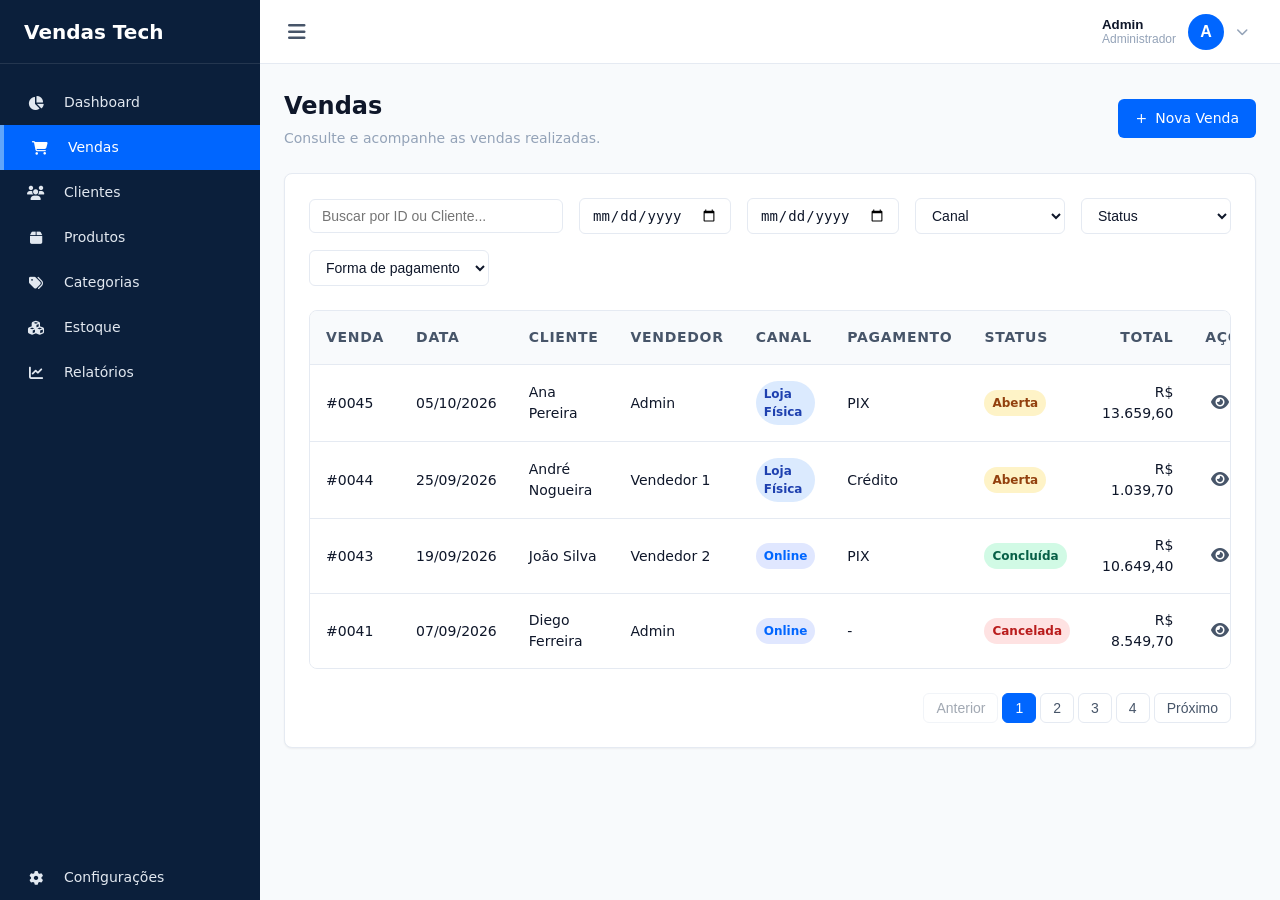
<file: frontend/pages/vendas.html>
<!DOCTYPE html>
<html lang="pt-BR">
<head>
    <meta charset="UTF-8">
    <meta name="viewport" content="width=device-width, initial-scale=1.0">
    <title>Vendas - Sistema de Vendas</title>
    <link rel="stylesheet" href="../css/main.css">
    <link rel="stylesheet" href="../css/layout.css">
    <link rel="stylesheet" href="../css/components.css">
    <link rel="stylesheet" href="../css/pages.css">
    <link rel="stylesheet" href="https://cdnjs.cloudflare.com/ajax/libs/font-awesome/6.4.0/css/all.min.css">
</head>
<body>
    <div class="app-container">
        <!-- Sidebar -->
        <aside class="sidebar" id="sidebar">
            <div class="sidebar-header">
                <span>Vendas Tech</span>
            </div>
            <nav class="sidebar-nav">
                <ul>
                    <li><a href="dashboard.html" class="nav-item"><span class="nav-icon"><i class="fas fa-chart-pie"></i></span><span>Dashboard</span></a></li>
                    <li><a href="vendas.html" class="nav-item active"><span class="nav-icon"><i class="fas fa-shopping-cart"></i></span><span>Vendas</span></a></li>
                    <li><a href="clientes.html" class="nav-item"><span class="nav-icon"><i class="fas fa-users"></i></span><span>Clientes</span></a></li>
                    <li><a href="produtos.html" class="nav-item"><span class="nav-icon"><i class="fas fa-box"></i></span><span>Produtos</span></a></li>
                    <li><a href="categorias.html" class="nav-item"><span class="nav-icon"><i class="fas fa-tags"></i></span><span>Categorias</span></a></li>
                    <li><a href="estoque.html" class="nav-item"><span class="nav-icon"><i class="fas fa-cubes"></i></span><span>Estoque</span></a></li>
                    <li><a href="relatorios.html" class="nav-item"><span class="nav-icon"><i class="fas fa-chart-line"></i></span><span>Relatórios</span></a></li>
                </ul>
            </nav>
            <div class="sidebar-footer">
                <a href="configuracoes.html" class="nav-item"><span class="nav-icon"><i class="fas fa-cog"></i></span><span>Configurações</span></a>
            </div>
        </aside>

        <div class="main-content">
            <header class="top-header">
                <div class="header-left">
                    <button class="hamburger-btn" id="hamburger-btn" aria-label="Menu"><i class="fas fa-bars"></i></button>
                    <div class="header-title">Vendas Tech</div>
                </div>

                <div class="user-area">
                    <button class="user-trigger" id="user-trigger">
                        <div class="user-info">
                            <span class="user-name">Admin</span>
                            <span class="user-role">Administrador</span>
                        </div>
                        <div class="user-avatar">A</div>
                        <span style="font-size: 0.75rem; color: var(--text-muted);"><i class="fas fa-chevron-down"></i></span>
                    </button>
                    
                    <div class="user-dropdown" id="user-dropdown">
                        <a href="perfil.html" class="dropdown-item"><i class="fas fa-user"></i> Meu perfil</a>
                        <a href="configuracoes.html" class="dropdown-item"><i class="fas fa-cog"></i> Configurações</a>
                        <div class="dropdown-divider"></div>
                        <a href="../login.html" class="dropdown-item" style="color: var(--danger-color);"><i class="fas fa-sign-out-alt"></i> Sair</a>
                    </div>
                </div>
            </header>

            <main class="content-area">
                <div class="page-header">
                    <div>
                        <h1 class="page-title">Vendas</h1>
                        <p class="page-subtitle">Consulte e acompanhe as vendas realizadas.</p>
                    </div>
                    <a href="nova-venda.html" class="btn btn-primary">
                        <span>+</span> Nova Venda
                    </a>
                </div>

                <div class="card">
                    <div class="filters-bar">
                        <input type="text" class="form-control search-input" placeholder="Buscar por ID ou Cliente...">
                        <input type="date" class="form-control" title="Data Inicial">
                        <input type="date" class="form-control" title="Data Final">
                        <select class="form-control">
                            <option value="">Canal</option>
                            <option value="LOJA_FISICA">Loja física</option>
                            <option value="ONLINE">Online</option>
                        </select>
                        <select class="form-control">
                            <option value="">Status</option>
                            <option value="ABERTA">Aberta</option>
                            <option value="CONCLUIDA">Concluída</option>
                            <option value="CANCELADA">Cancelada</option>
                        </select>
                        <select class="form-control">
                            <option value="">Forma de pagamento</option>
                            <option value="PIX">PIX</option>
                            <option value="DINHEIRO">Dinheiro</option>
                            <option value="CREDITO">Crédito</option>
                            <option value="DEBITO">Débito</option>
                        </select>
                    </div>

                    <div class="table-container">
                        <table class="table">
                            <thead>
                                <tr>
                                    <th>Venda</th>
                                    <th>Data</th>
                                    <th>Cliente</th>
                                        <th>Vendedor</th>
                                    <th>Canal</th>
                                    <th>Pagamento</th>
                                    <th>Status</th>
                                    <th class="text-right">Total</th>
                                    <th class="text-right">Ações</th>
                                </tr>
                            </thead>
                            <tbody>
                                <tr>
                                    <td>#0045</td>
                                    <td>05/10/2026</td>
                                    <td>Ana Pereira</td>
                                    <td>Admin</td>
                                    <td><span class="badge badge-info">Loja Física</span></td>
                                    <td>PIX</td>
                                    <td><span class="badge badge-warning">Aberta</span></td>
                                    <td class="text-right">R$ 13.659,60</td>
                                    <td class="text-right">
                                        <button class="action-btn btn-view-venda" title="Visualizar"><i class="fas fa-eye"></i></button>
                                        <button class="action-btn danger" title="Cancelar Venda"><i class="fas fa-ban"></i></button>
                                    </td>
                                </tr>
                                <tr>
                                    <td>#0044</td>
                                    <td>25/09/2026</td>
                                    <td>André Nogueira</td>
                                    <td>Vendedor 1</td>
                                    <td><span class="badge badge-info">Loja Física</span></td>
                                    <td>Crédito</td>
                                    <td><span class="badge badge-warning">Aberta</span></td>
                                    <td class="text-right">R$ 1.039,70</td>
                                    <td class="text-right">
                                        <button class="action-btn btn-view-venda" title="Visualizar"><i class="fas fa-eye"></i></button>
                                        <button class="action-btn danger" title="Cancelar Venda"><i class="fas fa-ban"></i></button>
                                    </td>
                                </tr>
                                <tr>
                                    <td>#0043</td>
                                    <td>19/09/2026</td>
                                    <td>João Silva</td>
                                    <td>Vendedor 2</td>
                                    <td><span class="badge badge-primary" style="background:#e0e7ff; color:var(--primary-color);">Online</span></td>
                                    <td>PIX</td>
                                    <td><span class="badge badge-success">Concluída</span></td>
                                    <td class="text-right">R$ 10.649,40</td>
                                    <td class="text-right">
                                        <button class="action-btn btn-view-venda" title="Visualizar"><i class="fas fa-eye"></i></button>
                                        <button class="action-btn" disabled style="opacity: 0.3;" title="Cancelar Venda"><i class="fas fa-ban"></i></button>
                                    </td>
                                </tr>
                                <tr>
                                    <td>#0041</td>
                                    <td>07/09/2026</td>
                                    <td>Diego Ferreira</td>
                                    <td>Admin</td>
                                    <td><span class="badge badge-primary" style="background:#e0e7ff; color:var(--primary-color);">Online</span></td>
                                    <td>-</td>
                                    <td><span class="badge badge-danger">Cancelada</span></td>
                                    <td class="text-right">R$ 8.549,70</td>
                                    <td class="text-right">
                                        <button class="action-btn btn-view-venda" title="Visualizar"><i class="fas fa-eye"></i></button>
                                        <button class="action-btn" disabled style="opacity: 0.3;" title="Cancelar Venda"><i class="fas fa-ban"></i></button>
                                    </td>
                                </tr>
                            </tbody>
                        </table>
                    </div>

                    <div class="pagination">
                        <button class="page-btn" disabled>Anterior</button>
                        <button class="page-btn active">1</button>
                        <button class="page-btn">2</button>
                        <button class="page-btn">3</button>
                        <button class="page-btn">4</button>
                        <button class="page-btn">Próximo</button>
                    </div>
                </div>
            </main>
        </div>
    </div>

    <!-- Modal Detalhe de Venda -->
    <div class="modal-overlay" id="modal-view-venda">
        <div class="modal-content" style="max-width: 800px;">
            <div class="modal-header">
                <h3 class="modal-title">Detalhes da Venda #0045</h3>
                <button class="close-btn" id="close-view-venda">&times;</button>
            </div>
            <div class="modal-body">
                <div style="display: flex; justify-content: space-between; margin-bottom: 2rem;">
                    <div>
                        <p><strong>Cliente:</strong> Ana Pereira</p>
                        <p><strong>Vendedor responsável:</strong> Admin</p>
                        <p><strong>Data:</strong> 05/10/2026 18:20</p>
                    </div>
                    <div class="text-right">
                        <p><strong>Canal:</strong> <span class="badge badge-info">Loja Física</span></p>
                        <p><strong>Status:</strong> <span class="badge badge-warning">Aberta</span></p>
                    </div>
                </div>

                <h4 style="margin-bottom: 1rem; color: var(--text-secondary);">Itens da Venda</h4>
                <div class="table-container" style="margin-bottom: 2rem;">
                    <table class="table">
                        <thead>
                            <tr>
                                <th>Produto</th>
                                <th class="text-center">Quantidade</th>
                                <th class="text-right">Preço Unitário</th>
                                <th class="text-right">Subtotal</th>
                            </tr>
                        </thead>
                        <tbody>
                            <tr>
                                <td>iPhone 16 Pro 256GB</td>
                                <td class="text-center">1</td>
                                <td class="text-right">R$ 8.599,00</td>
                                <td class="text-right">R$ 8.599,00</td>
                            </tr>
                            <tr>
                                <td>PlayStation 5 Slim</td>
                                <td class="text-center">1</td>
                                <td class="text-right">R$ 3.899,00</td>
                                <td class="text-right">R$ 3.899,00</td>
                            </tr>
                        </tbody>
                    </table>
                </div>

                <div style="display: grid; grid-template-columns: 1fr 1fr; gap: 2rem;">
                    <!-- Pagamento -->
                    <div>
                        <h4 style="margin-bottom: 1rem; color: var(--text-secondary);">Pagamento</h4>
                        <div class="card" style="padding: 1rem;">
                            <p><strong>Forma:</strong> PIX</p>
                            <p><strong>Status:</strong> <span class="badge badge-success">PAGO</span></p>
                            <p><strong>Data:</strong> 05/10/2026</p>
                            <p><strong>Valor:</strong> R$ 13.659,60</p>
                        </div>
                    </div>
                    
                    <!-- Resumo -->
                    <div>
                        <h4 style="margin-bottom: 1rem; color: var(--text-secondary);">Resumo</h4>
                        <div class="card" style="padding: 1rem;">
                            <div style="display: flex; justify-content: space-between; margin-bottom: 0.5rem;">
                                <span>Subtotal</span>
                                <span>R$ 12.498,00</span>
                            </div>
                            <div style="display: flex; justify-content: space-between; margin-bottom: 0.5rem; color: var(--danger-color);">
                                <span>Desconto</span>
                                <span>- R$ 0,00</span>
                            </div>
                            <div style="display: flex; justify-content: space-between; margin-top: 0.5rem; padding-top: 0.5rem; border-top: 1px solid var(--border-color); font-weight: bold; font-size: 1.125rem;">
                                <span>Total</span>
                                <span style="color: var(--primary-color);">R$ 12.498,00</span>
                            </div>
                            <p style="font-size: 0.75rem; color: var(--text-muted); margin-top: 0.5rem; text-align: right;">(Os valores na mock podem divergir levemente da base original para fins de layout)</p>
                        </div>
                    </div>
                </div>
            </div>
            <div class="modal-footer">
                <button class="btn btn-outline" id="btn-close-view-venda">Fechar</button>
                <button class="btn btn-primary">Imprimir Recibo</button>
            </div>
        </div>
    </div>
    
    <script src="../js/main.js"></script>
    <script src="../js/vendas.js"></script>
</body>
</html>
</file>
<file: frontend/css/main.css>
:root {
    /* Porto Works Identity */
    --primary-color: #0066FF;
    --primary-hover: #0052CC;
    --secondary-color: #64748b;
    --success-color: #10b981;
    --warning-color: #f59e0b;
    --danger-color: #ef4444;
    --info-color: #0ea5e9;
    
    --bg-color: #F8FAFC;
    --card-bg: #ffffff;
    --sidebar-bg: #0B1F3B;
    --sidebar-text: #e2e8f0;
    --sidebar-hover: #1e3a5f; /* Dark blue variant for hover */
    --sidebar-active: #0066FF;
    
    --text-primary: #0f172a;
    --text-secondary: #475569;
    --text-muted: #94a3b8;
    
    --border-color: #E5EAF2;
    
    --header-height: 64px;
    --sidebar-width: 260px;
    --sidebar-collapsed-width: 70px;
    
    --radius-md: 0.375rem;
    --radius-lg: 0.5rem;
    --shadow-sm: 0 1px 2px 0 rgba(0, 0, 0, 0.05);
    --shadow-md: 0 4px 6px -1px rgba(0, 0, 0, 0.1), 0 2px 4px -1px rgba(0, 0, 0, 0.06);
    --transition-speed: 0.3s;
}

* {
    margin: 0;
    padding: 0;
    box-sizing: border-box;
}

body {
    font-family: 'Segoe UI', system-ui, -apple-system, sans-serif;
    background-color: var(--bg-color);
    color: var(--text-primary);
    line-height: 1.5;
    font-size: 14px;
}

a {
    text-decoration: none;
    color: inherit;
}

ul {
    list-style: none;
}

h1, h2, h3, h4, h5, h6 {
    color: var(--text-primary);
    font-weight: 600;
}
</file>
<file: frontend/css/components.css>
/* Components */

/* Cards */
.card {
    background-color: var(--card-bg);
    border-radius: var(--radius-lg);
    box-shadow: var(--shadow-sm);
    border: 1px solid var(--border-color);
    padding: 1.5rem;
    display: flex;
    flex-direction: column;
}

.card-title {
    font-size: 1rem;
    font-weight: 600;
    color: var(--text-secondary);
    margin-bottom: 0.5rem;
}

.card-value {
    font-size: 1.875rem;
    font-weight: 700;
    color: var(--text-primary);
}

/* Typography elements */
.page-header {
    display: flex;
    justify-content: space-between;
    align-items: center;
    margin-bottom: 1.5rem;
}

.page-title {
    font-size: 1.5rem;
    color: var(--text-primary);
}

.page-subtitle {
    color: var(--text-muted);
    font-size: 0.875rem;
    margin-top: 0.25rem;
}

/* Buttons */
.btn {
    display: inline-flex;
    align-items: center;
    justify-content: center;
    gap: 0.5rem;
    padding: 0.5rem 1rem;
    border-radius: var(--radius-md);
    font-weight: 500;
    cursor: pointer;
    transition: all 0.2s;
    border: 1px solid transparent;
}

.btn-primary {
    background-color: var(--primary-color);
    color: #fff;
}

.btn-primary:hover {
    background-color: var(--primary-hover);
}

.btn-outline {
    background-color: transparent;
    border-color: var(--border-color);
    color: var(--text-primary);
}

.btn-outline:hover {
    background-color: var(--bg-color);
}

/* Tables */
.table-container {
    overflow-x: auto;
    background-color: var(--card-bg);
    border-radius: var(--radius-lg);
    border: 1px solid var(--border-color);
}

.table {
    width: 100%;
    border-collapse: collapse;
    text-align: left;
}

.table th, .table td {
    padding: 1rem;
    border-bottom: 1px solid var(--border-color);
}

.table th {
    background-color: #f8fafc;
    color: var(--text-secondary);
    font-weight: 600;
    font-size: 0.875rem;
    text-transform: uppercase;
    letter-spacing: 0.05em;
}

.table tbody tr:hover {
    background-color: #f1f5f9;
}

.table tbody tr:last-child td {
    border-bottom: none;
}

/* Badges */
.badge {
    display: inline-flex;
    align-items: center;
    padding: 0.25rem 0.5rem;
    border-radius: 9999px;
    font-size: 0.75rem;
    font-weight: 600;
}

.badge-success {
    background-color: #d1fae5;
    color: #065f46;
}

.badge-warning {
    background-color: #fef3c7;
    color: #92400e;
}

.badge-danger {
    background-color: #fee2e2;
    color: #b91c1c;
}

.badge-info {
    background-color: #dbeafe;
    color: #1e40af;
}

/* Utilities */
.text-right { text-align: right; }
.text-center { text-align: center; }
.mt-4 { margin-top: 1rem; }
.mb-4 { margin-bottom: 1rem; }
.w-100 { width: 100%; }



/* Filters and Search */
.filters-bar {
    display: flex;
    flex-wrap: wrap;
    gap: 1rem;
    margin-bottom: 1.5rem;
    align-items: center;
}

.form-control {
    padding: 0.5rem 0.75rem;
    border: 1px solid var(--border-color);
    border-radius: var(--radius-md);
    background-color: var(--card-bg);
    color: var(--text-primary);
    font-size: 0.875rem;
    outline: none;
    transition: border-color 0.2s, box-shadow 0.2s;
    min-width: 150px;
}

.form-control:focus {
    border-color: var(--primary-color);
    box-shadow: 0 0 0 2px rgba(0, 102, 255, 0.2);
}

.search-input {
    flex-grow: 1;
    min-width: 200px;
}

.form-group {
    margin-bottom: 1rem;
    display: flex;
    flex-direction: column;
    gap: 0.25rem;
}

.form-label {
    font-size: 0.875rem;
    font-weight: 500;
    color: var(--text-secondary);
}

/* Modals & Drawers */
.modal-overlay {
    position: fixed;
    top: 0;
    left: 0;
    width: 100vw;
    height: 100vh;
    background-color: rgba(11, 31, 59, 0.5); /* Night blue with opacity */
    display: flex;
    justify-content: center;
    align-items: center;
    z-index: 2000;
    opacity: 0;
    visibility: hidden;
    transition: opacity 0.3s;
}

.modal-overlay.show {
    opacity: 1;
    visibility: visible;
}

.modal-content {
    background-color: var(--card-bg);
    border-radius: var(--radius-lg);
    width: 90%;
    max-width: 600px;
    max-height: 90vh;
    overflow-y: auto;
    box-shadow: var(--shadow-md);
    transform: translateY(20px);
    transition: transform 0.3s;
}

.modal-overlay.show .modal-content {
    transform: translateY(0);
}

.modal-header {
    padding: 1.25rem 1.5rem;
    border-bottom: 1px solid var(--border-color);
    display: flex;
    justify-content: space-between;
    align-items: center;
}

.modal-title {
    font-size: 1.125rem;
    font-weight: 600;
}

.close-btn {
    background: none;
    border: none;
    font-size: 1.25rem;
    cursor: pointer;
    color: var(--text-muted);
}

.close-btn:hover {
    color: var(--text-primary);
}

.modal-body {
    padding: 1.5rem;
}

.modal-footer {
    padding: 1.25rem 1.5rem;
    border-top: 1px solid var(--border-color);
    display: flex;
    justify-content: flex-end;
    gap: 1rem;
}

/* Pagination */
.pagination {
    display: flex;
    justify-content: flex-end;
    align-items: center;
    gap: 0.25rem;
    margin-top: 1.5rem;
}

.page-btn {
    padding: 0.375rem 0.75rem;
    border: 1px solid var(--border-color);
    background-color: var(--card-bg);
    border-radius: var(--radius-md);
    color: var(--text-secondary);
    cursor: pointer;
    transition: 0.2s;
    font-size: 0.875rem;
}

.page-btn:hover:not(:disabled) {
    background-color: var(--bg-color);
    color: var(--primary-color);
}

.page-btn.active {
    background-color: var(--primary-color);
    color: white;
    border-color: var(--primary-color);
}

.page-btn:disabled {
    opacity: 0.5;
    cursor: not-allowed;
}

/* Empty State */
.empty-state {
    padding: 3rem 1.5rem;
    display: flex;
    flex-direction: column;
    align-items: center;
    justify-content: center;
    text-align: center;
    color: var(--text-muted);
}

.empty-state-icon {
    font-size: 3rem;
    margin-bottom: 1rem;
    opacity: 0.5;
}

.empty-state-title {
    font-size: 1.125rem;
    font-weight: 500;
    color: var(--text-primary);
    margin-bottom: 0.5rem;
}

/* Action Buttons (Table) */
.action-btn {
    background: none;
    border: none;
    cursor: pointer;
    padding: 0.25rem;
    color: var(--text-secondary);
    transition: color 0.2s;
    font-size: 1rem;
}

.action-btn:hover {
    color: var(--primary-color);
}
.action-btn.danger:hover {
    color: var(--danger-color);
}
</file>
<file: frontend/css/layout.css>
/* App Layout */
.app-container {
    display: flex;
    min-height: 100vh;
}

/* Sidebar */
.sidebar {
    width: var(--sidebar-width);
    background-color: var(--sidebar-bg);
    color: var(--sidebar-text);
    display: flex;
    flex-direction: column;
    transition: width var(--transition-speed) ease;
    z-index: 1000;
}

.sidebar.collapsed {
    width: var(--sidebar-collapsed-width);
}

.sidebar-header {
    height: var(--header-height);
    display: flex;
    align-items: center;
    padding: 0 1.5rem;
    font-size: 1.25rem;
    font-weight: bold;
    border-bottom: 1px solid rgba(255, 255, 255, 0.1);
    white-space: nowrap;
    overflow: hidden;
    color: #fff;
}

.sidebar.collapsed .sidebar-header span {
    display: none;
}

.sidebar-nav {
    flex: 1;
    padding: 1rem 0;
    overflow-y: auto;
}

.nav-item {
    display: flex;
    align-items: center;
    padding: 0.75rem 1.5rem;
    color: var(--sidebar-text);
    transition: background-color 0.2s, color 0.2s;
    white-space: nowrap;
    overflow: hidden;
}

.nav-item:hover {
    background-color: var(--sidebar-hover);
    color: #fff;
}

.nav-item.active {
    background-color: var(--sidebar-active);
    color: #fff;
    border-left: 4px solid #60a5fa;
}

.nav-icon {
    min-width: 24px;
    margin-right: 1rem;
    display: flex;
    justify-content: center;
}

.sidebar.collapsed .nav-item span {
    display: none;
}

.sidebar.collapsed .nav-item {
    padding: 0.75rem 0;
    justify-content: center;
}
.sidebar.collapsed .nav-icon {
    margin-right: 0;
}

/* Main Content */
.main-content {
    flex: 1;
    display: flex;
    flex-direction: column;
    min-width: 0;
    transition: margin-left var(--transition-speed) ease;
}

/* Header */
.top-header {
    height: var(--header-height);
    background-color: var(--card-bg);
    border-bottom: 1px solid var(--border-color);
    display: flex;
    align-items: center;
    justify-content: space-between;
    padding: 0 1.5rem;
    position: sticky;
    top: 0;
    z-index: 100;
}

.header-left {
    display: flex;
    align-items: center;
    gap: 1rem;
}

.hamburger-btn {
    background: none;
    border: none;
    color: var(--text-secondary);
    font-size: 1.25rem;
    cursor: pointer;
    padding: 0.25rem;
    display: flex;
    align-items: center;
    justify-content: center;
    border-radius: var(--radius-md);
}

.hamburger-btn:hover {
    background-color: var(--bg-color);
    color: var(--text-primary);
}

.header-title {
    font-size: 1.125rem;
    font-weight: 600;
    color: var(--text-primary);
    display: none; /* Show only on mobile when sidebar hidden */
}

/* User Area */
.user-area {
    position: relative;
}

.user-trigger {
    display: flex;
    align-items: center;
    gap: 0.75rem;
    background: none;
    border: none;
    cursor: pointer;
    padding: 0.25rem 0.5rem;
    border-radius: var(--radius-md);
}

.user-trigger:hover {
    background-color: var(--bg-color);
}

.user-avatar {
    width: 36px;
    height: 36px;
    border-radius: 50%;
    background-color: var(--primary-color);
    color: #fff;
    display: flex;
    align-items: center;
    justify-content: center;
    font-weight: bold;
    font-size: 1rem;
}

.user-info {
    display: flex;
    flex-direction: column;
    text-align: left;
}

.user-name {
    font-weight: 600;
    color: var(--text-primary);
}

.user-role {
    font-size: 0.75rem;
    color: var(--text-muted);
}

/* User Dropdown */
.user-dropdown {
    position: absolute;
    top: 100%;
    right: 0;
    margin-top: 0.5rem;
    background-color: var(--card-bg);
    border: 1px solid var(--border-color);
    border-radius: var(--radius-md);
    box-shadow: var(--shadow-md);
    width: 200px;
    display: none; /* toggled via JS */
    flex-direction: column;
    overflow: hidden;
}

.user-dropdown.show {
    display: flex;
}

.dropdown-item {
    padding: 0.75rem 1rem;
    color: var(--text-secondary);
    display: flex;
    align-items: center;
    gap: 0.75rem;
    transition: background 0.2s;
}

.dropdown-item:hover {
    background-color: var(--bg-color);
    color: var(--text-primary);
}

.dropdown-divider {
    height: 1px;
    background-color: var(--border-color);
    margin: 0;
}

/* Content Area */
.content-area {
    padding: 1.5rem;
    flex: 1;
    overflow-y: auto;
}

/* Responsive */
@media (max-width: 768px) {
    .sidebar {
        position: fixed;
        left: calc(-1 * var(--sidebar-width));
        height: 100vh;
    }
    
    .sidebar.mobile-open {
        left: 0;
    }
    
    .sidebar-overlay {
        display: none;
        position: fixed;
        top: 0;
        left: 0;
        width: 100vw;
        height: 100vh;
        background: rgba(0, 0, 0, 0.5);
        z-index: 999;
    }
    
    .sidebar-overlay.show {
        display: block;
    }

    .header-title {
        display: block;
    }
    
    .user-info {
        display: none;
    }
}
</file>
<file: frontend/css/pages.css>
/* Page specific styles */

/* Dashboard */
.dashboard-grid {
    display: grid;
    grid-template-columns: repeat(auto-fit, minmax(240px, 1fr));
    gap: 1.5rem;
    margin-bottom: 2rem;
}

.dashboard-tables {
    display: grid;
    grid-template-columns: 2fr 1fr;
    gap: 1.5rem;
}

.section-title {
    font-size: 1.125rem;
    margin-bottom: 1rem;
    color: var(--text-primary);
}

@media (max-width: 1024px) {
    .dashboard-tables {
        grid-template-columns: 1fr;
    }
}
</file>
